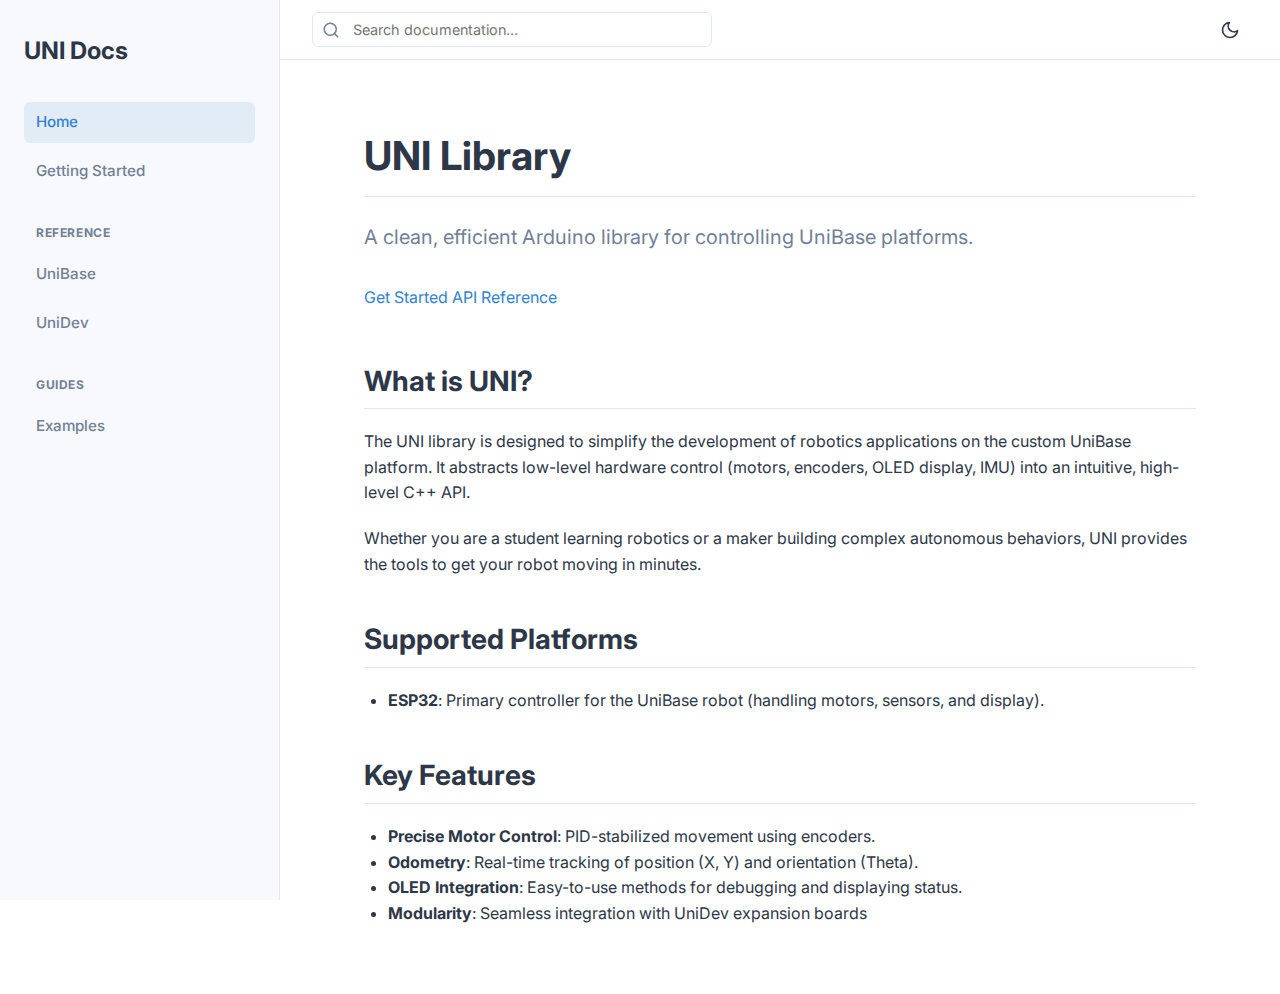
<file: Docs/index.html>
<!DOCTYPE html>
<html lang="en" data-theme="light">

<head>
    <meta charset="UTF-8">
    <meta name="viewport" content="width=device-width, initial-scale=1.0">
    <title>UNI Library Documentation</title>
    <link rel="stylesheet" href="styles.css">
    <!-- Fonts -->
    <link rel="preconnect" href="https://fonts.googleapis.com">
    <link rel="preconnect" href="https://fonts.gstatic.com" crossorigin>
    <link
        href="https://fonts.googleapis.com/css2?family=Inter:wght@400;500;600;700&family=JetBrains+Mono:wght@400;500&display=swap"
        rel="stylesheet">
</head>

<body>

    <div class="app-container">
        <!-- Sidebar -->
        <aside class="sidebar">
            <div class="sidebar-header">
                <a href="index.html" class="logo">UNI Docs</a>
            </div>

            <nav class="sidebar-nav">
                <ul>
                    <li><a href="index.html">Home</a></li>
                    <li><a href="getting-started.html">Getting Started</a></li>
                </ul>

                <div class="sidebar-section-title">Reference</div>
                <ul>
                    <li>
                        <a href="unibase.html">UniBase</a>

                        <ul class="sidebar-subnav">
                            <li><a href="unibase.html#constants">Constants</a></li>
                            <li><a href="unibase.html#initialization">Initialization</a></li>
                            <li><a href="unibase.html#motor-control">Motor Control</a></li>
                            <li><a href="unibase.html#movement">Movement</a></li>
                            <li><a href="unibase.html#odometry">Odometry</a></li>
                            <li><a href="unibase.html#display">Display</a></li>
                        </ul>
                    </li>
                    <li>
                        <a href="unidev.html">UniDev</a>

                        <ul class="sidebar-subnav">
                            <li><a href="unidev.html#constants">Port Definitions</a></li>
                            <li><a href="unidev.html#dev-init">Initialization</a></li>
                            <li><a href="unidev.html#sensors">Sensors</a></li>
                            <li><a href="unidev.html#inputs">Inputs</a></li>
                            <li><a href="unidev.html#light-ring-basic">Light Ring (Basic)</a></li>
                            <li><a href="unidev.html#light-ring-effects">Light Ring (Effects)</a></li>
                        </ul>
                    </li>
                </ul>
                <div class="sidebar-section-title">Guides</div>
                <ul>
                    <li>
                        <a href="examples.html">Examples</a>
                        <ul class="sidebar-subnav">
                            <li><a href="examples.html#basic">Basic Init</a></li>
                            <li><a href="examples.html#distance">Distance Sensors</a></li>
                            <li><a href="examples.html#line">Line Sensor</a></li>
                        </ul>
                    </li>
                </ul>
            </nav>
        </aside>

        <!-- Main Content -->
        <main class="main-content">
            <!-- Top Header -->
            <header class="top-header">
                <button id="mobile-menu-toggle" class="mobile-menu-toggle">
                    <svg xmlns="http://www.w3.org/2000/svg" width="24" height="24" viewBox="0 0 24 24" fill="none"
                        stroke="currentColor" stroke-width="2" stroke-linecap="round" stroke-linejoin="round">
                        <line x1="3" y1="12" x2="21" y2="12"></line>
                        <line x1="3" y1="6" x2="21" y2="6"></line>
                        <line x1="3" y1="18" x2="21" y2="18"></line>
                    </svg>
                </button>

                <div class="search-container">
                    <svg class="search-icon" xmlns="http://www.w3.org/2000/svg" width="18" height="18"
                        viewBox="0 0 24 24" fill="none" stroke="currentColor" stroke-width="2" stroke-linecap="round"
                        stroke-linejoin="round">
                        <circle cx="11" cy="11" r="8"></circle>
                        <line x1="21" y1="21" x2="16.65" y2="16.65"></line>
                    </svg>
                    <input type="text" class="search-input" placeholder="Search documentation...">
                </div>

                <button id="theme-toggle" class="theme-toggle" title="Toggle Theme">
                    <!-- Icon injected by JS -->
                </button>
            </header>

            <!-- Page Content -->
            <div class="page-content">
                <h1>UNI Library</h1>
                <p class="lead" style="font-size: 1.25rem; color: var(--text-muted); margin-bottom: 2rem;">
                    A clean, efficient Arduino library for controlling UniBase platforms.
                </p>

                <div class="flex-gap" style="margin-bottom: 3rem;">
                    <a href="getting-started.html" class="btn btn-primary">Get Started</a>
                    <a href="unibase.html" class="btn btn-secondary">API Reference</a>
                </div>
                <h2>What is UNI?</h2>
                <p>
                    The UNI library is designed to simplify the development of robotics applications on the custom
                    UniBase platform. It abstracts low-level hardware control (motors, encoders, OLED display, IMU) into
                    an intuitive, high-level C++ API.
                </p>
                <p>
                    Whether you are a student learning robotics or a maker building complex autonomous behaviors, UNI
                    provides the tools to get your robot moving in minutes.
                </p>

                <h2>Supported Platforms</h2>
                <ul>
                    <li><strong>ESP32</strong>: Primary controller for the UniBase robot (handling motors, sensors, and
                        display).</li>
                </ul>

                <h2>Key Features</h2>
                <ul>
                    <li><strong>Precise Motor Control</strong>: PID-stabilized movement using encoders.</li>
                    <li><strong>Odometry</strong>: Real-time tracking of position (X, Y) and orientation (Theta).</li>
                    <li><strong>OLED Integration</strong>: Easy-to-use methods for debugging and displaying status.</li>
                    <li><strong>Modularity</strong>: Seamless integration with UniDev expansion boards</li>
                </ul>
            </div>
        </main>
    </div>

    <script src="script.js"></script>
</body>

</html>
</file>
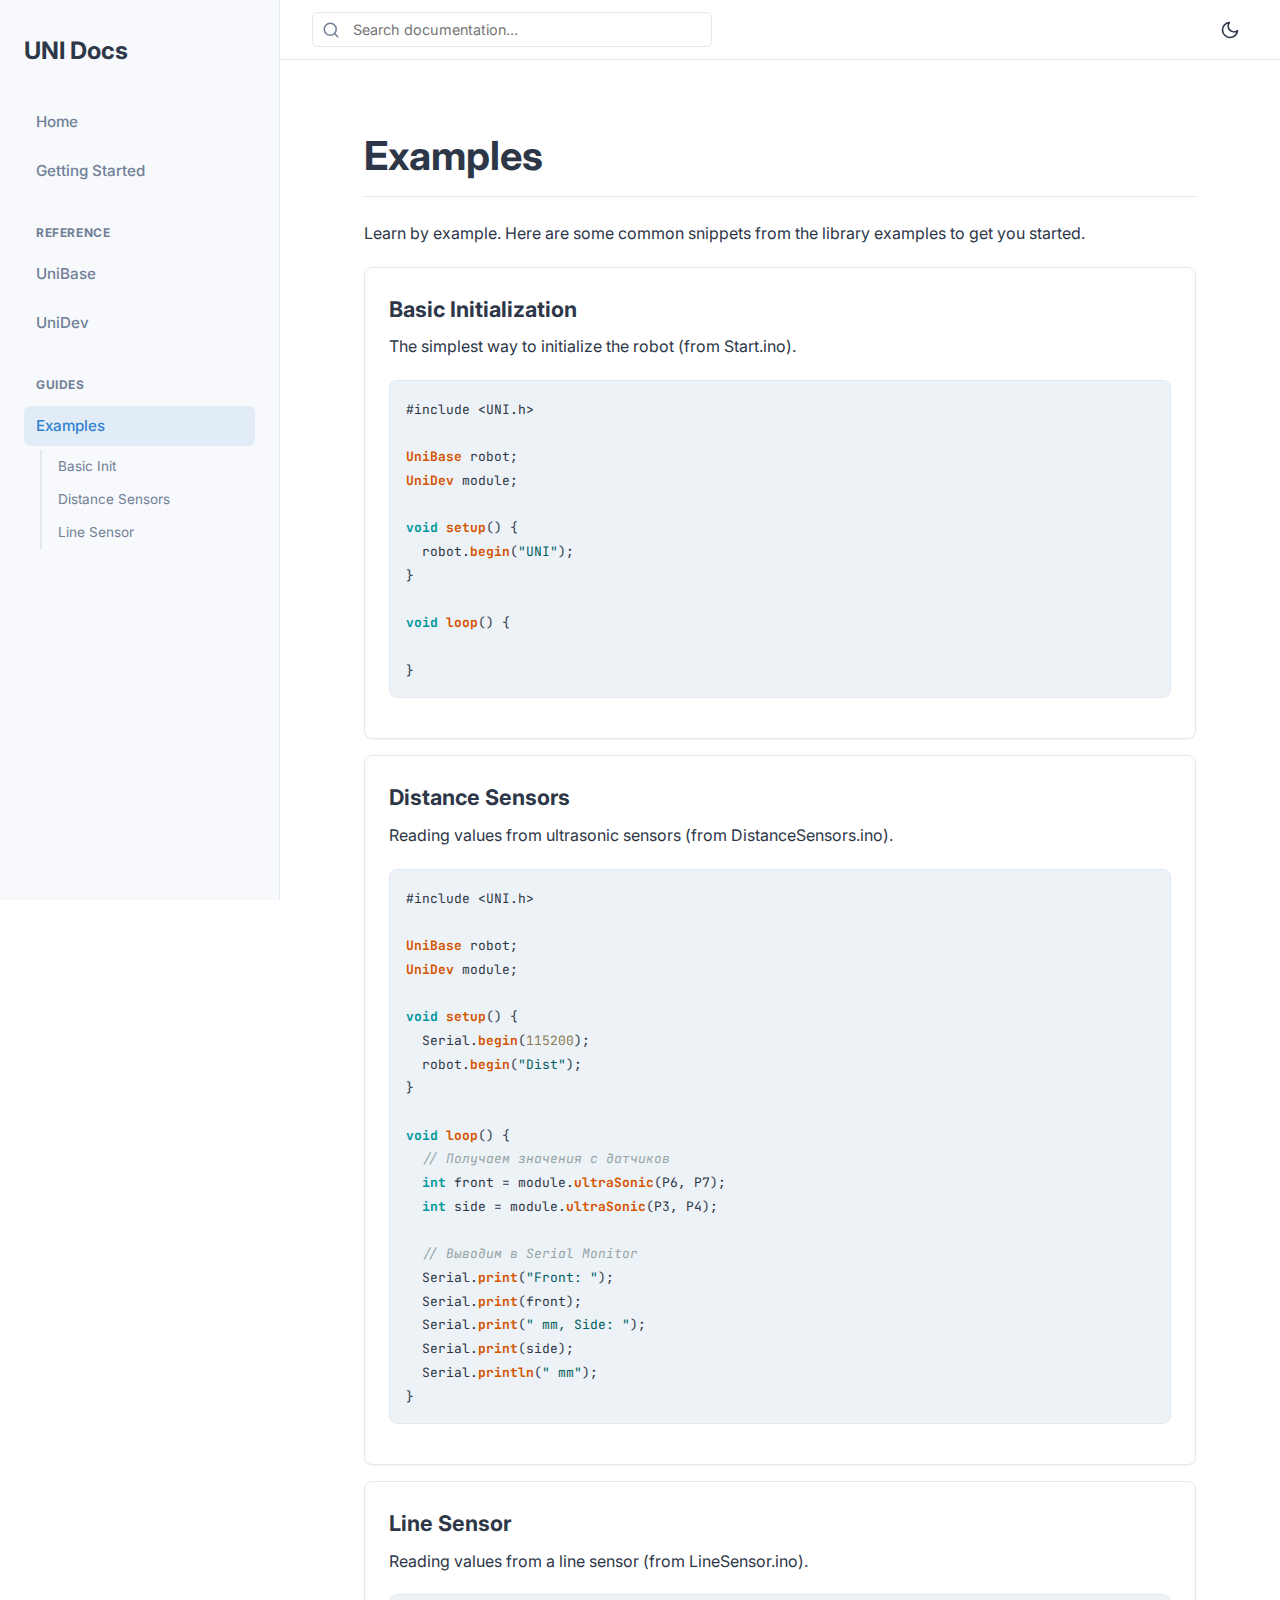
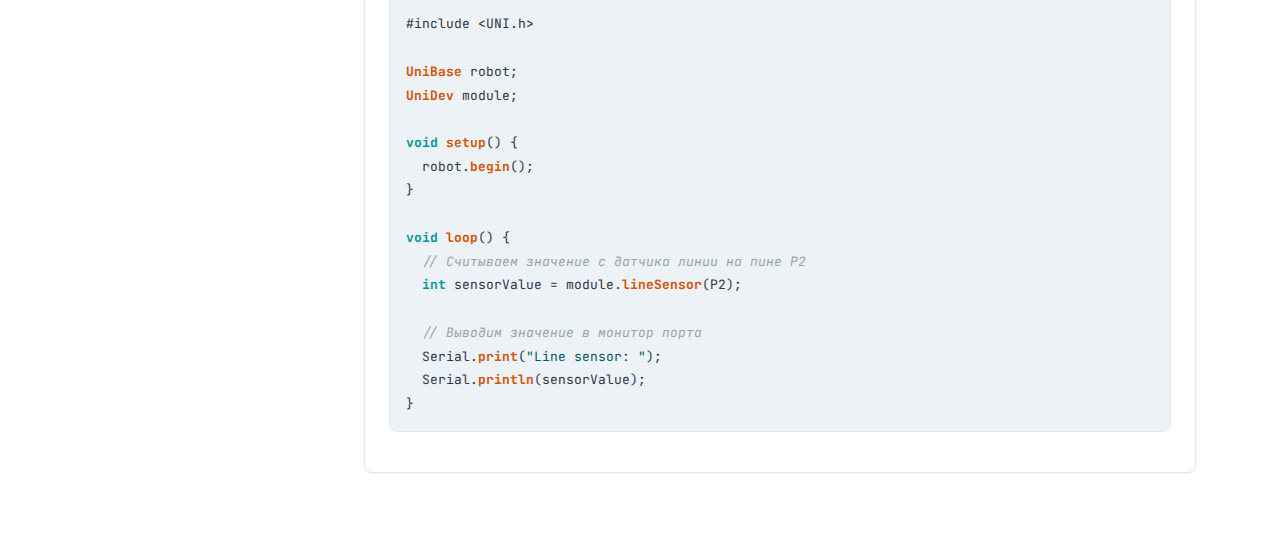
<file: Docs/examples.html>
<!DOCTYPE html>
<html lang="en">

<head>
    <meta charset="UTF-8">
    <meta name="viewport" content="width=device-width, initial-scale=1.0">
    <title>Examples - UNI Library</title>
    <link rel="stylesheet" href="styles.css">
    <!-- Fonts -->
    <link rel="preconnect" href="https://fonts.googleapis.com">
    <link rel="preconnect" href="https://fonts.gstatic.com" crossorigin>
    <link
        href="https://fonts.googleapis.com/css2?family=Inter:wght@400;500;600;700&family=JetBrains+Mono:wght@400;500&display=swap"
        rel="stylesheet">
</head>

<body>
    <div class="app-container">
        <!-- Sidebar -->
        <aside class="sidebar">
            <div class="sidebar-header">
                <a href="index.html" class="logo">UNI Docs</a>
            </div>

            <nav class="sidebar-nav">
                <ul>
                    <li><a href="index.html">Home</a></li>
                    <li><a href="getting-started.html">Getting Started</a></li>
                </ul>

                <div class="sidebar-section-title">Reference</div>
                <ul>
                    <li>
                        <a href="unibase.html">UniBase</a>
                        
                        <ul class="sidebar-subnav">
                            <li><a href="unibase.html#constants">Constants</a></li>
                            <li><a href="unibase.html#initialization">Initialization</a></li>
                            <li><a href="unibase.html#motor-control">Motor Control</a></li>
                            <li><a href="unibase.html#movement">Movement</a></li>
                            <li><a href="unibase.html#odometry">Odometry</a></li>
                            <li><a href="unibase.html#display">Display</a></li>
                        </ul>
                    </li>
                    <li>
                        <a href="unidev.html">UniDev</a>
                        
                         <ul class="sidebar-subnav">
                            <li><a href="unidev.html#constants">Port Definitions</a></li>
                            <li><a href="unidev.html#dev-init">Initialization</a></li>
                            <li><a href="unidev.html#sensors">Sensors</a></li>
                            <li><a href="unidev.html#inputs">Inputs</a></li>
                            <li><a href="unidev.html#light-ring-basic">Light Ring (Basic)</a></li>
                            <li><a href="unidev.html#light-ring-effects">Light Ring (Effects)</a></li>
                        </ul>
                    </li>
                </ul>
            <div class="sidebar-section-title">Guides</div>
                <ul>
                    <li>
                        <a href="examples.html" class="active">Examples</a>
                        <ul class="sidebar-subnav">
                            <li><a href="examples.html#basic">Basic Init</a></li>
                            <li><a href="examples.html#distance">Distance Sensors</a></li>
                            <li><a href="examples.html#line">Line Sensor</a></li>
                        </ul>
                    </li>
                </ul>
            </nav>
        </aside>

        <!-- Main Content -->
        <main class="main-content">
            <!-- Top Header -->
            <header class="top-header">
                <button id="mobile-menu-toggle" class="mobile-menu-toggle">
                    <svg xmlns="http://www.w3.org/2000/svg" width="24" height="24" viewBox="0 0 24 24" fill="none"
                        stroke="currentColor" stroke-width="2" stroke-linecap="round" stroke-linejoin="round">
                        <line x1="3" y1="12" x2="21" y2="12"></line>
                        <line x1="3" y1="6" x2="21" y2="6"></line>
                        <line x1="3" y1="18" x2="21" y2="18"></line>
                    </svg>
                </button>
                <div class="search-container">
                    <svg class="search-icon" xmlns="http://www.w3.org/2000/svg" width="18" height="18"
                        viewBox="0 0 24 24" fill="none" stroke="currentColor" stroke-width="2" stroke-linecap="round"
                        stroke-linejoin="round">
                        <circle cx="11" cy="11" r="8"></circle>
                        <line x1="21" y1="21" x2="16.65" y2="16.65"></line>
                    </svg>
                    <input type="text" class="search-input" placeholder="Search documentation...">
                </div>
                <button id="theme-toggle" class="theme-toggle" title="Toggle Theme"></button>
            </header>

            <!-- Page Content -->
            <div class="page-content">
                <h1>Examples</h1>
                <p class="lead">Learn by example. Here are some common snippets from the library examples to get you
                    started.</p>

                <div class="api-card static" id="basic">
                    <h3>Basic Initialization</h3>
                    <p>The simplest way to initialize the robot (from Start.ino).</p>
                    <pre><code>#include &lt;UNI.h&gt;

UniBase robot;
UniDev module;

void setup() {
  robot.begin("UNI");
}

void loop() {
  
}</code></pre>
                </div>

                <div class="api-card static" id="distance">
                    <h3>Distance Sensors</h3>
                    <p>Reading values from ultrasonic sensors (from DistanceSensors.ino).</p>
                    <pre><code>#include &lt;UNI.h&gt;

UniBase robot;
UniDev module;

void setup() {
  Serial.begin(115200);
  robot.begin("Dist");
}

void loop() {
  // Получаем значения с датчиков
  int front = module.ultraSonic(P6, P7);
  int side = module.ultraSonic(P3, P4);
  
  // Выводим в Serial Monitor
  Serial.print("Front: ");
  Serial.print(front);
  Serial.print(" mm, Side: ");
  Serial.print(side);
  Serial.println(" mm");
}</code></pre>
                </div>

                <div class="api-card static" id="line">
                    <h3>Line Sensor</h3>
                    <p>Reading values from a line sensor (from LineSensor.ino).</p>
                    <pre><code>#include &lt;UNI.h&gt;

UniBase robot;
UniDev module;

void setup() {
  robot.begin();
}

void loop() {
  // Считываем значение с датчика линии на пине P2
  int sensorValue = module.lineSensor(P2);
  
  // Выводим значение в монитор порта
  Serial.print("Line sensor: ");
  Serial.println(sensorValue);
}</code></pre>
                </div>

            </div>
        </main>
        <script src="script.js"></script>
</body>

</html>
</file>
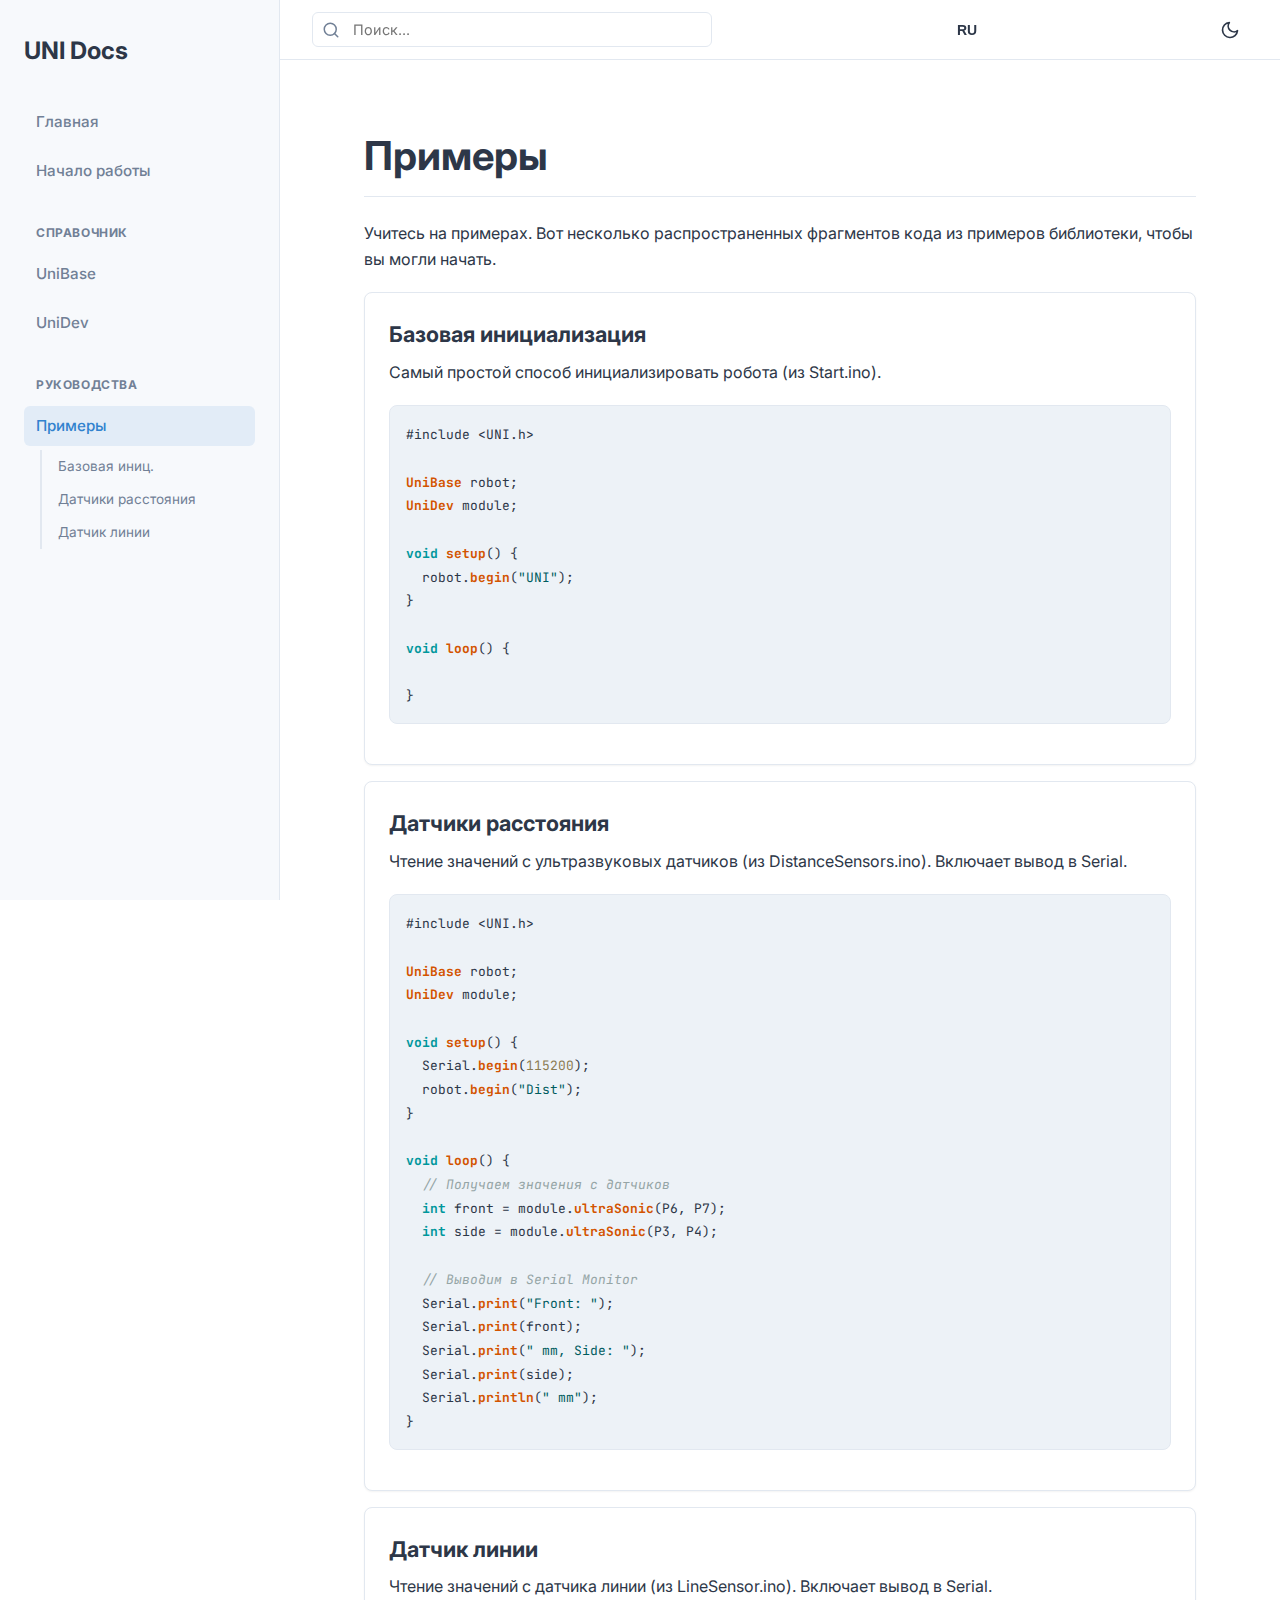
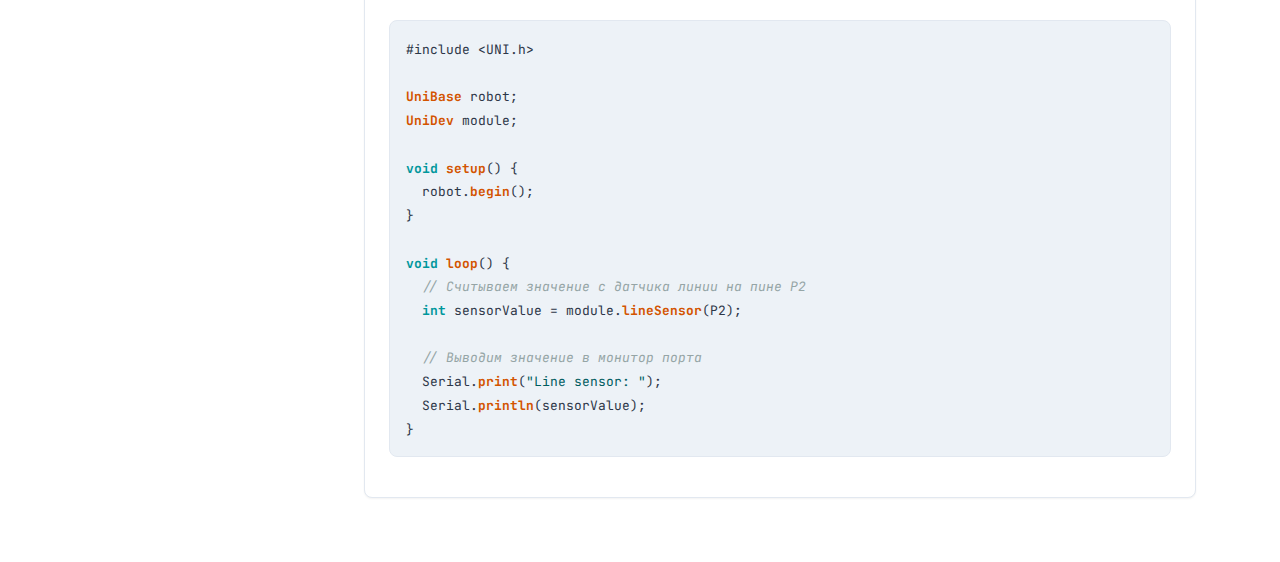
<file: docs/examples_ru.html>
<!DOCTYPE html>
<html lang="ru">

<head>
    <meta charset="UTF-8">
    <meta name="viewport" content="width=device-width, initial-scale=1.0">
    <title>Примеры - Библиотека UNI</title>
    <link rel="stylesheet" href="styles.css">
    <!-- Fonts -->
    <link rel="preconnect" href="https://fonts.googleapis.com">
    <link rel="preconnect" href="https://fonts.gstatic.com" crossorigin>
    <link
        href="https://fonts.googleapis.com/css2?family=Inter:wght@400;500;600;700&family=JetBrains+Mono:wght@400;500&display=swap"
        rel="stylesheet">
</head>

<body>
    <div class="app-container">
        <!-- Sidebar -->
        <aside class="sidebar">
            <div class="sidebar-header">
                <a href="index_ru.html" class="logo">UNI Docs</a>
            </div>

            <nav class="sidebar-nav">
                <ul>
                    <li><a href="index_ru.html">Главная</a></li>
                    <li><a href="getting-started_ru.html">Начало работы</a></li>
                </ul>

                <div class="sidebar-section-title">Справочник</div>
                <ul>
                    <li>
                        <a href="unibase_ru.html">UniBase</a>

                        <ul class="sidebar-subnav">
                            <li><a href="unibase_ru.html#constants">Константы</a></li>
                            <li><a href="unibase_ru.html#initialization">Инициализация</a></li>
                            <li><a href="unibase_ru.html#motor-control">Управление моторами</a></li>
                            <li><a href="unibase_ru.html#movement">Движение</a></li>
                            <li><a href="unibase_ru.html#odometry">Одометрия</a></li>
                            <li><a href="unibase_ru.html#display">Дисплей</a></li>
                        </ul>
                    </li>
                    <li>
                        <a href="unidev_ru.html">UniDev</a>

                        <ul class="sidebar-subnav">
                            <li><a href="unidev_ru.html#constants">Определения портов</a></li>
                            <li><a href="unidev_ru.html#dev-init">Инициализация</a></li>
                            <li><a href="unidev_ru.html#sensors">Датчики</a></li>
                            <li><a href="unidev_ru.html#inputs">Входы</a></li>
                            <li><a href="unidev_ru.html#light-ring-basic">Световое кольцо (Баз.)</a></li>
                            <li><a href="unidev_ru.html#light-ring-effects">Световое кольцо (Эфф.)</a></li>
                        </ul>
                    </li>
                </ul>
                <div class="sidebar-section-title">Руководства</div>
                <ul>
                    <li>
                        <a href="examples_ru.html" class="active">Примеры</a>
                        <ul class="sidebar-subnav">
                            <li><a href="examples_ru.html#basic">Базовая иниц.</a></li>
                            <li><a href="examples_ru.html#distance">Датчики расстояния</a></li>
                            <li><a href="examples_ru.html#line">Датчик линии</a></li>
                        </ul>
                    </li>
                </ul>
            </nav>
        </aside>

        <!-- Main Content -->
        <main class="main-content">
            <!-- Top Header -->
            <header class="top-header">
                <button id="mobile-menu-toggle" class="mobile-menu-toggle">
                    <svg xmlns="http://www.w3.org/2000/svg" width="24" height="24" viewBox="0 0 24 24" fill="none"
                        stroke="currentColor" stroke-width="2" stroke-linecap="round" stroke-linejoin="round">
                        <line x1="3" y1="12" x2="21" y2="12"></line>
                        <line x1="3" y1="6" x2="21" y2="6"></line>
                        <line x1="3" y1="18" x2="21" y2="18"></line>
                    </svg>
                </button>
                <div class="search-container">
                    <svg class="search-icon" xmlns="http://www.w3.org/2000/svg" width="18" height="18"
                        viewBox="0 0 24 24" fill="none" stroke="currentColor" stroke-width="2" stroke-linecap="round"
                        stroke-linejoin="round">
                        <circle cx="11" cy="11" r="8"></circle>
                        <line x1="21" y1="21" x2="16.65" y2="16.65"></line>
                    </svg>
                    <input type="text" class="search-input" placeholder="Поиск...">
                </div>
                <button id="theme-toggle" class="theme-toggle" title="Переключить тему"></button>
            </header>

            <!-- Page Content -->
            <div class="page-content">
                <h1>Примеры</h1>
                <p class="lead">Учитесь на примерах. Вот несколько распространенных фрагментов кода из примеров
                    библиотеки, чтобы вы могли начать.</p>

                <div class="api-card static" id="basic">
                    <h3>Базовая инициализация</h3>
                    <p>Самый простой способ инициализировать робота (из Start.ino).</p>
                    <pre><code>#include &lt;UNI.h&gt;

UniBase robot;
UniDev module;

void setup() {
  robot.begin("UNI");
}

void loop() {
  
}</code></pre>
                </div>

                <div class="api-card static" id="distance">
                    <h3>Датчики расстояния</h3>
                    <p>Чтение значений с ультразвуковых датчиков (из DistanceSensors.ino). Включает вывод в Serial.</p>
                    <pre><code>#include &lt;UNI.h&gt;

UniBase robot;
UniDev module;

void setup() {
  Serial.begin(115200);
  robot.begin("Dist");
}

void loop() {
  // Получаем значения с датчиков
  int front = module.ultraSonic(P6, P7);
  int side = module.ultraSonic(P3, P4);
  
  // Выводим в Serial Monitor
  Serial.print("Front: ");
  Serial.print(front);
  Serial.print(" mm, Side: ");
  Serial.print(side);
  Serial.println(" mm");
}</code></pre>
                </div>

                <div class="api-card static" id="line">
                    <h3>Датчик линии</h3>
                    <p>Чтение значений с датчика линии (из LineSensor.ino). Включает вывод в Serial.</p>
                    <pre><code>#include &lt;UNI.h&gt;

UniBase robot;
UniDev module;

void setup() {
  robot.begin();
}

void loop() {
  // Считываем значение с датчика линии на пине P2
  int sensorValue = module.lineSensor(P2);
  
  // Выводим значение в монитор порта
  Serial.print("Line sensor: ");
  Serial.println(sensorValue);
}</code></pre>
                </div>

            </div>
        </main>
        <script src="script.js"></script>
</body>

</html>
</file>
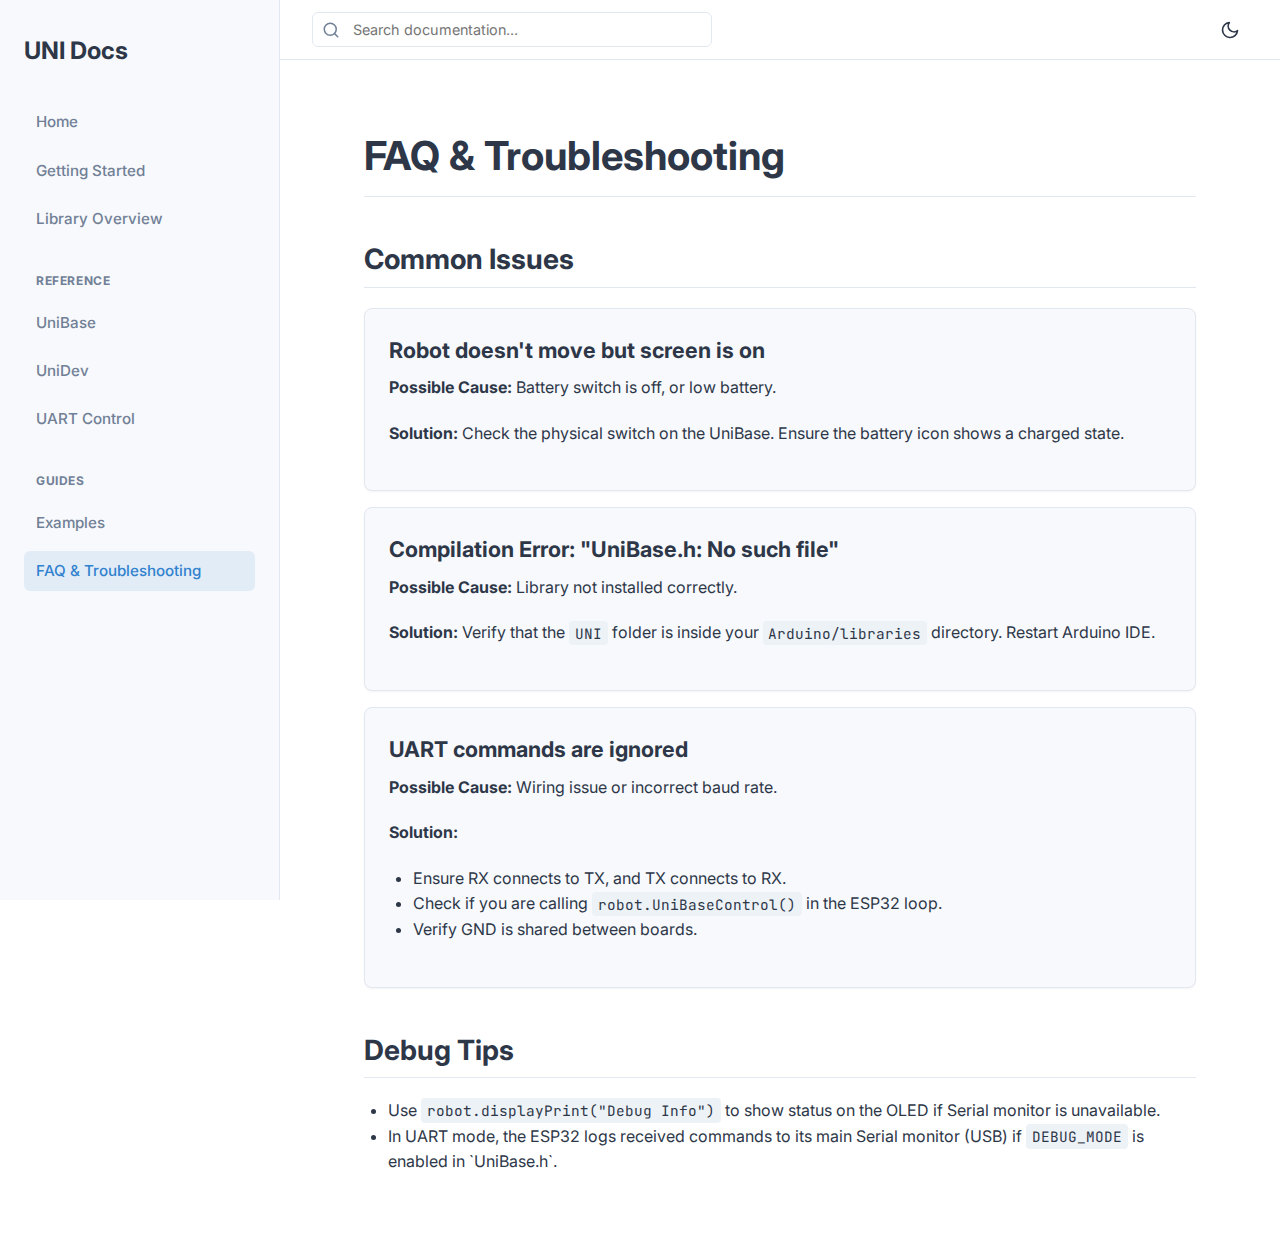
<file: Docs/faq.html>
<!DOCTYPE html>
<html lang="en" data-theme="light">

<head>
    <meta charset="UTF-8">
    <meta name="viewport" content="width=device-width, initial-scale=1.0">
    <title>FAQ & Troubleshooting - UNI Library</title>
    <link rel="stylesheet" href="styles.css">
    <!-- Fonts -->
    <link rel="preconnect" href="https://fonts.googleapis.com">
    <link rel="preconnect" href="https://fonts.gstatic.com" crossorigin>
    <link
        href="https://fonts.googleapis.com/css2?family=Inter:wght@400;500;600;700&family=JetBrains+Mono:wght@400;500&display=swap"
        rel="stylesheet">
</head>

<body>

    <div class="app-container">
        <!-- Sidebar -->
        <aside class="sidebar">
            <div class="sidebar-header">
                <a href="index.html" class="logo">UNI Docs</a>
            </div>

                        <nav class="sidebar-nav">
                <ul>
                    <li><a href="index.html">Home</a></li>
                    <li><a href="getting-started.html">Getting Started</a></li>
                    <li><a href="library-overview.html">Library Overview</a></li>
                </ul>

                <div class="sidebar-section-title">Reference</div>
                <ul>
                    <li><a href="unibase.html">UniBase</a></li>
                    <li><a href="unidev.html">UniDev</a></li>
                    <li><a href="uart-control.html">UART Control</a></li>
                </ul>

                <div class="sidebar-section-title">Guides</div>
                <ul>
                    <li><a href="examples.html">Examples</a></li>
                    <li><a href="faq.html">FAQ & Troubleshooting</a></li>
                </ul>
            </nav>
        </aside>

        <!-- Main Content -->
        <main class="main-content">
            <!-- Top Header -->
            <header class="top-header">
                <button id="mobile-menu-toggle" class="mobile-menu-toggle">
                    <svg xmlns="http://www.w3.org/2000/svg" width="24" height="24" viewBox="0 0 24 24" fill="none"
                        stroke="currentColor" stroke-width="2" stroke-linecap="round" stroke-linejoin="round">
                        <line x1="3" y1="12" x2="21" y2="12"></line>
                        <line x1="3" y1="6" x2="21" y2="6"></line>
                        <line x1="3" y1="18" x2="21" y2="18"></line>
                    </svg>
                </button>
                <div class="search-container">
                    <svg class="search-icon" xmlns="http://www.w3.org/2000/svg" width="18" height="18"
                        viewBox="0 0 24 24" fill="none" stroke="currentColor" stroke-width="2" stroke-linecap="round"
                        stroke-linejoin="round">
                        <circle cx="11" cy="11" r="8"></circle>
                        <line x1="21" y1="21" x2="16.65" y2="16.65"></line>
                    </svg>
                    <input type="text" class="search-input" placeholder="Search documentation...">
                </div>
                <button id="theme-toggle" class="theme-toggle" title="Toggle Theme"></button>
            </header>

            <!-- Page Content -->
            <div class="page-content">
                <h1>FAQ & Troubleshooting</h1>

                <h2>Common Issues</h2>

                <div class="api-card mb-4"
                    style="background: var(--bg-sidebar); border: 1px solid var(--border-color); padding: 1.5rem; border-radius: 0.5rem;">
                    <h3 style="margin-top: 0;">Robot doesn't move but screen is on</h3>
                    <p><strong>Possible Cause:</strong> Battery switch is off, or low battery.</p>
                    <p><strong>Solution:</strong> Check the physical switch on the UniBase. Ensure the battery icon
                        shows a charged state.</p>
                </div>

                <div class="api-card mb-4"
                    style="background: var(--bg-sidebar); border: 1px solid var(--border-color); padding: 1.5rem; border-radius: 0.5rem;">
                    <h3 style="margin-top: 0;">Compilation Error: "UniBase.h: No such file"</h3>
                    <p><strong>Possible Cause:</strong> Library not installed correctly.</p>
                    <p><strong>Solution:</strong> Verify that the <code>UNI</code> folder is inside your
                        <code>Arduino/libraries</code> directory. Restart Arduino IDE.</p>
                </div>

                <div class="api-card mb-4"
                    style="background: var(--bg-sidebar); border: 1px solid var(--border-color); padding: 1.5rem; border-radius: 0.5rem;">
                    <h3 style="margin-top: 0;">UART commands are ignored</h3>
                    <p><strong>Possible Cause:</strong> Wiring issue or incorrect baud rate.</p>
                    <p><strong>Solution:</strong>
                    <ul>
                        <li>Ensure RX connects to TX, and TX connects to RX.</li>
                        <li>Check if you are calling <code>robot.UniBaseControl()</code> in the ESP32 loop.</li>
                        <li>Verify GND is shared between boards.</li>
                    </ul>
                    </p>
                </div>

                <h2>Debug Tips</h2>
                <ul>
                    <li>Use <code>robot.displayPrint("Debug Info")</code> to show status on the OLED if Serial monitor
                        is unavailable.</li>
                    <li>In UART mode, the ESP32 logs received commands to its main Serial monitor (USB) if
                        <code>DEBUG_MODE</code> is enabled in `UniBase.h`.</li>
                </ul>

            </div>
        </main>
    </div>

    <script src="script.js"></script>
</body>

</html>
</file>
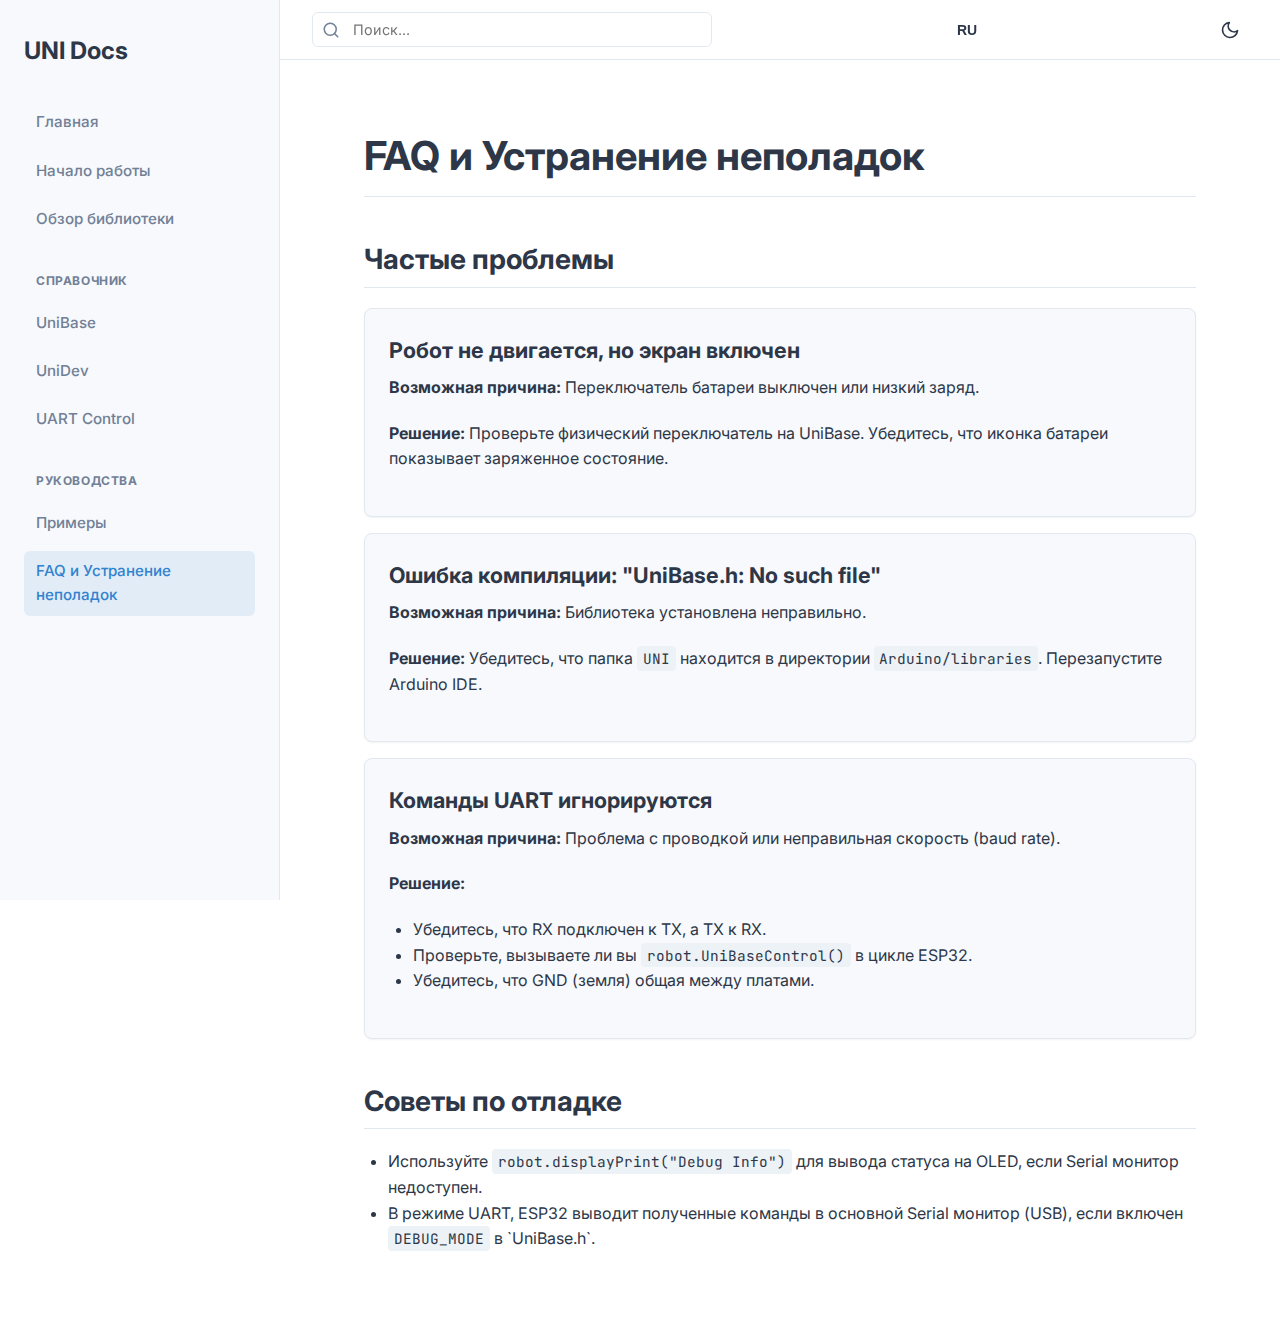
<file: docs/faq_ru.html>
<!DOCTYPE html>
<html lang="ru" data-theme="light">

<head>
    <meta charset="UTF-8">
    <meta name="viewport" content="width=device-width, initial-scale=1.0">
    <title>FAQ и Устранение неполадок - Библиотека UNI</title>
    <link rel="stylesheet" href="styles.css">
    <!-- Fonts -->
    <link rel="preconnect" href="https://fonts.googleapis.com">
    <link rel="preconnect" href="https://fonts.gstatic.com" crossorigin>
    <link
        href="https://fonts.googleapis.com/css2?family=Inter:wght@400;500;600;700&family=JetBrains+Mono:wght@400;500&display=swap"
        rel="stylesheet">
</head>

<body>

    <div class="app-container">
        <!-- Sidebar -->
        <aside class="sidebar">
            <div class="sidebar-header">
                <a href="index_ru.html" class="logo">UNI Docs</a>
            </div>

            <nav class="sidebar-nav">
                <ul>
                    <li><a href="index_ru.html">Главная</a></li>
                    <li><a href="getting-started_ru.html">Начало работы</a></li>
                    <li><a href="library-overview_ru.html">Обзор библиотеки</a></li>
                </ul>

                <div class="sidebar-section-title">Справочник</div>
                <ul>
                    <li><a href="unibase_ru.html">UniBase</a></li>
                    <li><a href="unidev_ru.html">UniDev</a></li>
                    <li><a href="uart-control_ru.html">UART Control</a></li>
                </ul>

                <div class="sidebar-section-title">Руководства</div>
                <ul>
                    <li><a href="examples_ru.html">Примеры</a></li>
                    <li><a href="faq_ru.html">FAQ и Устранение неполадок</a></li>
                </ul>
            </nav>
        </aside>

        <!-- Main Content -->
        <main class="main-content">
            <!-- Top Header -->
            <header class="top-header">
                <button id="mobile-menu-toggle" class="mobile-menu-toggle">
                    <svg xmlns="http://www.w3.org/2000/svg" width="24" height="24" viewBox="0 0 24 24" fill="none"
                        stroke="currentColor" stroke-width="2" stroke-linecap="round" stroke-linejoin="round">
                        <line x1="3" y1="12" x2="21" y2="12"></line>
                        <line x1="3" y1="6" x2="21" y2="6"></line>
                        <line x1="3" y1="18" x2="21" y2="18"></line>
                    </svg>
                </button>
                <div class="search-container">
                    <svg class="search-icon" xmlns="http://www.w3.org/2000/svg" width="18" height="18"
                        viewBox="0 0 24 24" fill="none" stroke="currentColor" stroke-width="2" stroke-linecap="round"
                        stroke-linejoin="round">
                        <circle cx="11" cy="11" r="8"></circle>
                        <line x1="21" y1="21" x2="16.65" y2="16.65"></line>
                    </svg>
                    <input type="text" class="search-input" placeholder="Поиск...">
                </div>
                <button id="theme-toggle" class="theme-toggle" title="Переключить тему"></button>
            </header>

            <!-- Page Content -->
            <div class="page-content">
                <h1>FAQ и Устранение неполадок</h1>

                <h2>Частые проблемы</h2>

                <div class="api-card mb-4"
                    style="background: var(--bg-sidebar); border: 1px solid var(--border-color); padding: 1.5rem; border-radius: 0.5rem;">
                    <h3 style="margin-top: 0;">Робот не двигается, но экран включен</h3>
                    <p><strong>Возможная причина:</strong> Переключатель батареи выключен или низкий заряд.</p>
                    <p><strong>Решение:</strong> Проверьте физический переключатель на UniBase. Убедитесь, что иконка
                        батареи показывает заряженное состояние.</p>
                </div>

                <div class="api-card mb-4"
                    style="background: var(--bg-sidebar); border: 1px solid var(--border-color); padding: 1.5rem; border-radius: 0.5rem;">
                    <h3 style="margin-top: 0;">Ошибка компиляции: "UniBase.h: No such file"</h3>
                    <p><strong>Возможная причина:</strong> Библиотека установлена неправильно.</p>
                    <p><strong>Решение:</strong> Убедитесь, что папка <code>UNI</code> находится в директории
                        <code>Arduino/libraries</code>. Перезапустите Arduino IDE.
                    </p>
                </div>

                <div class="api-card mb-4"
                    style="background: var(--bg-sidebar); border: 1px solid var(--border-color); padding: 1.5rem; border-radius: 0.5rem;">
                    <h3 style="margin-top: 0;">Команды UART игнорируются</h3>
                    <p><strong>Возможная причина:</strong> Проблема с проводкой или неправильная скорость (baud rate).
                    </p>
                    <p><strong>Решение:</strong>
                    <ul>
                        <li>Убедитесь, что RX подключен к TX, а TX к RX.</li>
                        <li>Проверьте, вызываете ли вы <code>robot.UniBaseControl()</code> в цикле ESP32.</li>
                        <li>Убедитесь, что GND (земля) общая между платами.</li>
                    </ul>
                    </p>
                </div>

                <h2>Советы по отладке</h2>
                <ul>
                    <li>Используйте <code>robot.displayPrint("Debug Info")</code> для вывода статуса на OLED, если
                        Serial монитор
                        недоступен.</li>
                    <li>В режиме UART, ESP32 выводит полученные команды в основной Serial монитор (USB), если включен
                        <code>DEBUG_MODE</code> в `UniBase.h`.
                    </li>
                </ul>

            </div>
        </main>
    </div>

    <script src="script.js"></script>
</body>

</html>
</file>
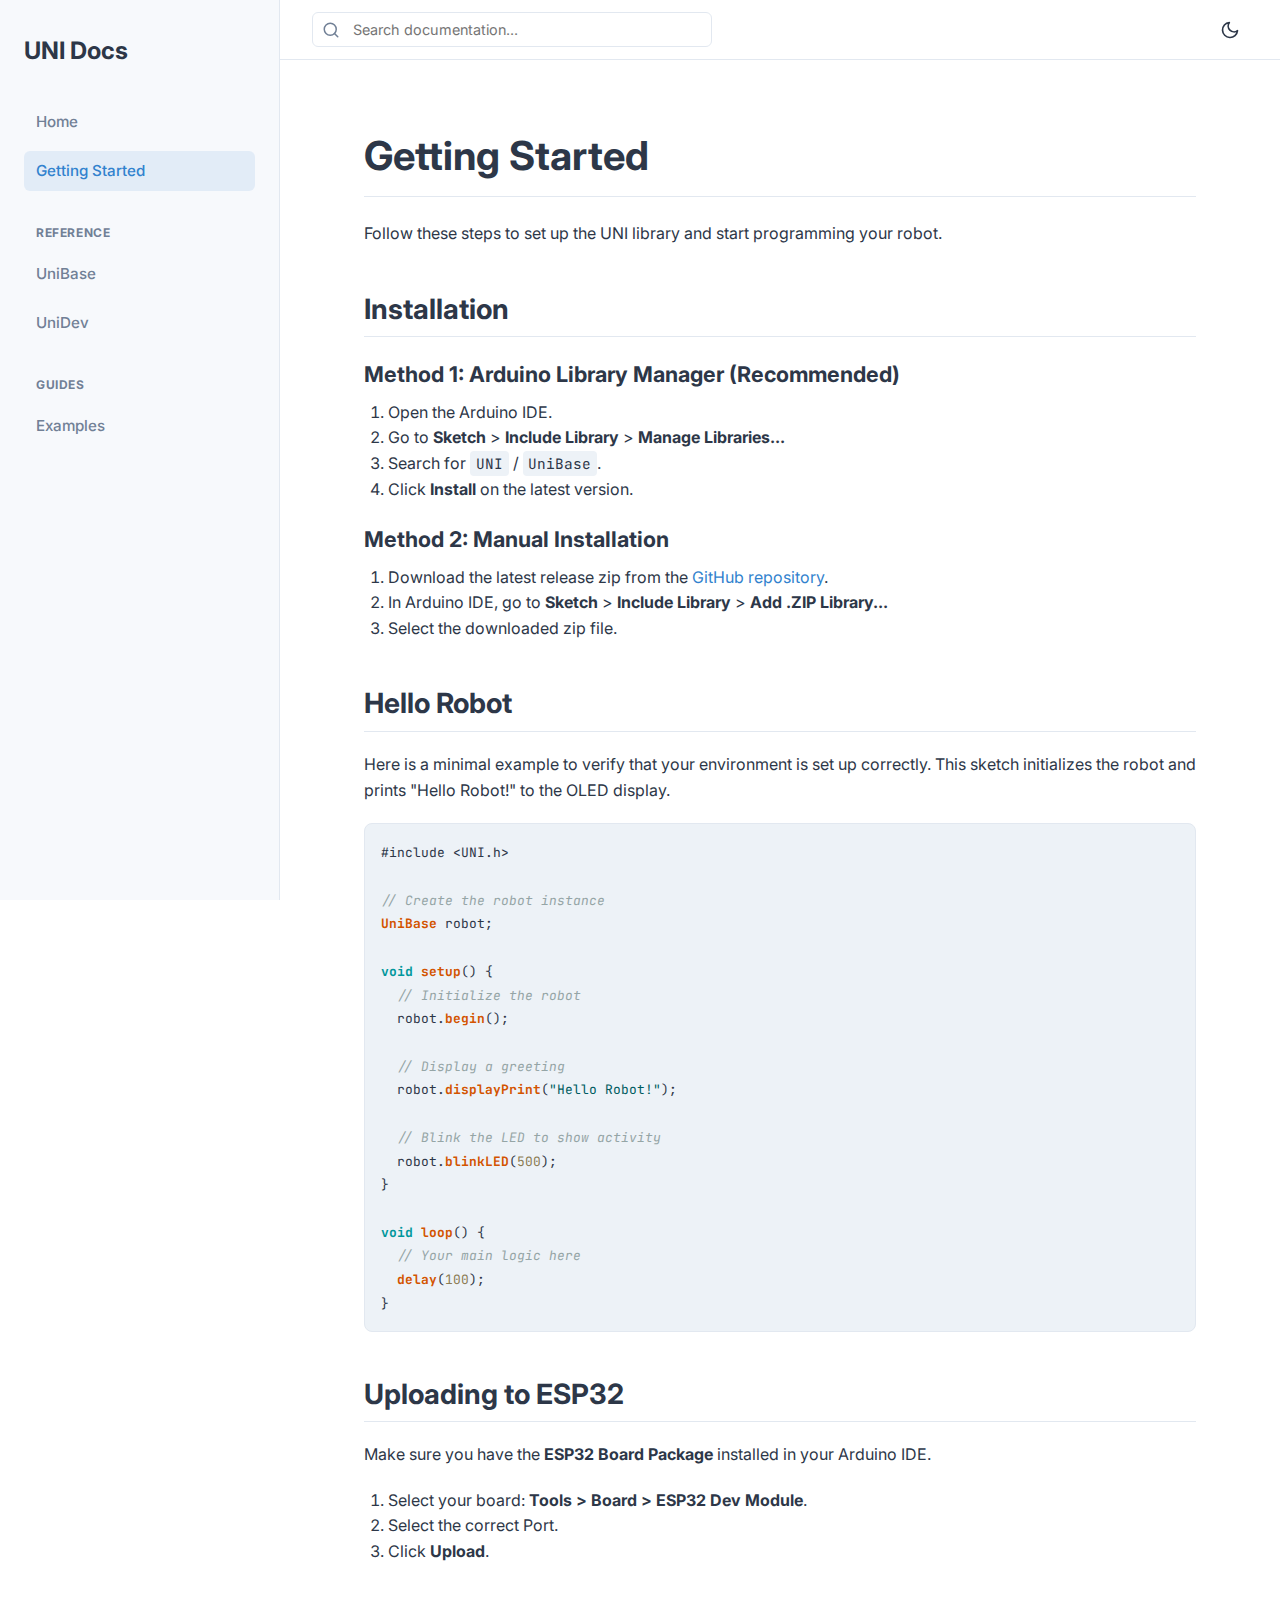
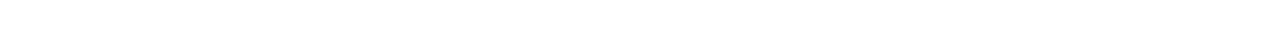
<file: Docs/getting-started.html>
<!DOCTYPE html>
<html lang="en" data-theme="light">

<head>
    <meta charset="UTF-8">
    <meta name="viewport" content="width=device-width, initial-scale=1.0">
    <title>Getting Started - UNI Library</title>
    <link rel="stylesheet" href="styles.css">
    <!-- Fonts -->
    <link rel="preconnect" href="https://fonts.googleapis.com">
    <link rel="preconnect" href="https://fonts.gstatic.com" crossorigin>
    <link
        href="https://fonts.googleapis.com/css2?family=Inter:wght@400;500;600;700&family=JetBrains+Mono:wght@400;500&display=swap"
        rel="stylesheet">
</head>

<body>

    <div class="app-container">
        <!-- Sidebar -->
        <aside class="sidebar">
            <div class="sidebar-header">
                <a href="index.html" class="logo">UNI Docs</a>
            </div>

            <nav class="sidebar-nav">
                <ul>
                    <li><a href="index.html">Home</a></li>
                    <li><a href="getting-started.html">Getting Started</a></li>
                </ul>

                <div class="sidebar-section-title">Reference</div>
                <ul>
                    <li>
                        <a href="unibase.html">UniBase</a>

                        <ul class="sidebar-subnav">
                            <li><a href="unibase.html#constants">Constants</a></li>
                            <li><a href="unibase.html#initialization">Initialization</a></li>
                            <li><a href="unibase.html#motor-control">Motor Control</a></li>
                            <li><a href="unibase.html#movement">Movement</a></li>
                            <li><a href="unibase.html#odometry">Odometry</a></li>
                            <li><a href="unibase.html#display">Display</a></li>
                        </ul>
                    </li>
                    <li>
                        <a href="unidev.html">UniDev</a>

                        <ul class="sidebar-subnav">
                            <li><a href="unidev.html#constants">Port Definitions</a></li>
                            <li><a href="unidev.html#dev-init">Initialization</a></li>
                            <li><a href="unidev.html#sensors">Sensors</a></li>
                            <li><a href="unidev.html#inputs">Inputs</a></li>
                            <li><a href="unidev.html#light-ring-basic">Light Ring (Basic)</a></li>
                            <li><a href="unidev.html#light-ring-effects">Light Ring (Effects)</a></li>
                        </ul>
                    </li>
                </ul>
                <div class="sidebar-section-title">Guides</div>
                <ul>
                    <li>
                        <a href="examples.html">Examples</a>
                        <ul class="sidebar-subnav">
                            <li><a href="examples.html#basic">Basic Init</a></li>
                            <li><a href="examples.html#distance">Distance Sensors</a></li>
                            <li><a href="examples.html#line">Line Sensor</a></li>
                        </ul>
                    </li>
                </ul>
            </nav>
        </aside>

        <!-- Main Content -->
        <main class="main-content">
            <!-- Top Header -->
            <header class="top-header">
                <button id="mobile-menu-toggle" class="mobile-menu-toggle">
                    <svg xmlns="http://www.w3.org/2000/svg" width="24" height="24" viewBox="0 0 24 24" fill="none"
                        stroke="currentColor" stroke-width="2" stroke-linecap="round" stroke-linejoin="round">
                        <line x1="3" y1="12" x2="21" y2="12"></line>
                        <line x1="3" y1="6" x2="21" y2="6"></line>
                        <line x1="3" y1="18" x2="21" y2="18"></line>
                    </svg>
                </button>
                <div class="search-container">
                    <svg class="search-icon" xmlns="http://www.w3.org/2000/svg" width="18" height="18"
                        viewBox="0 0 24 24" fill="none" stroke="currentColor" stroke-width="2" stroke-linecap="round"
                        stroke-linejoin="round">
                        <circle cx="11" cy="11" r="8"></circle>
                        <line x1="21" y1="21" x2="16.65" y2="16.65"></line>
                    </svg>
                    <input type="text" class="search-input" placeholder="Search documentation...">
                </div>
                <button id="theme-toggle" class="theme-toggle" title="Toggle Theme"></button>
            </header>

            <!-- Page Content -->
            <div class="page-content">
                <h1>Getting Started</h1>
                <p class="lead">Follow these steps to set up the UNI library and start programming your robot.</p>

                <h2 id="installation">Installation</h2>

                <h3>Method 1: Arduino Library Manager (Recommended)</h3>
                <ol>
                    <li>Open the Arduino IDE.</li>
                    <li>Go to <strong>Sketch</strong> > <strong>Include Library</strong> > <strong>Manage
                            Libraries...</strong></li>
                    <li>Search for <code>UNI</code> / <code>UniBase</code>.</li>
                    <li>Click <strong>Install</strong> on the latest version.</li>
                </ol>

                <h3>Method 2: Manual Installation</h3>
                <ol>
                    <li>Download the latest release zip from the <a href="https://github.com/fadeev-iliya/UNI">GitHub
                            repository</a>.</li>
                    <li>In Arduino IDE, go to <strong>Sketch</strong> > <strong>Include Library</strong> > <strong>Add
                            .ZIP Library...</strong></li>
                    <li>Select the downloaded zip file.</li>
                </ol>

                <h2 id="hello-robot">Hello Robot</h2>
                <p>Here is a minimal example to verify that your environment is set up correctly. This sketch
                    initializes the robot and prints "Hello Robot!" to the OLED display.</p>

                <pre><code>#include &lt;UNI.h&gt;

// Create the robot instance
UniBase robot;

void setup() {
  // Initialize the robot
  robot.begin();
  
  // Display a greeting
  robot.displayPrint("Hello Robot!");
  
  // Blink the LED to show activity
  robot.blinkLED(500);
}

void loop() {
  // Your main logic here
  delay(100);
}</code></pre>

                <h2 id="uploading">Uploading to ESP32</h2>
                <p>Make sure you have the <strong>ESP32 Board Package</strong> installed in your Arduino IDE.</p>
                <ol>
                    <li>Select your board: <strong>Tools > Board > ESP32 Dev Module</strong>.</li>
                    <li>Select the correct Port.</li>
                    <li>Click <strong>Upload</strong>.</li>
                </ol>
            </div>
        </main>
    </div>

    <script src="script.js"></script>
</body>

</html>
</file>
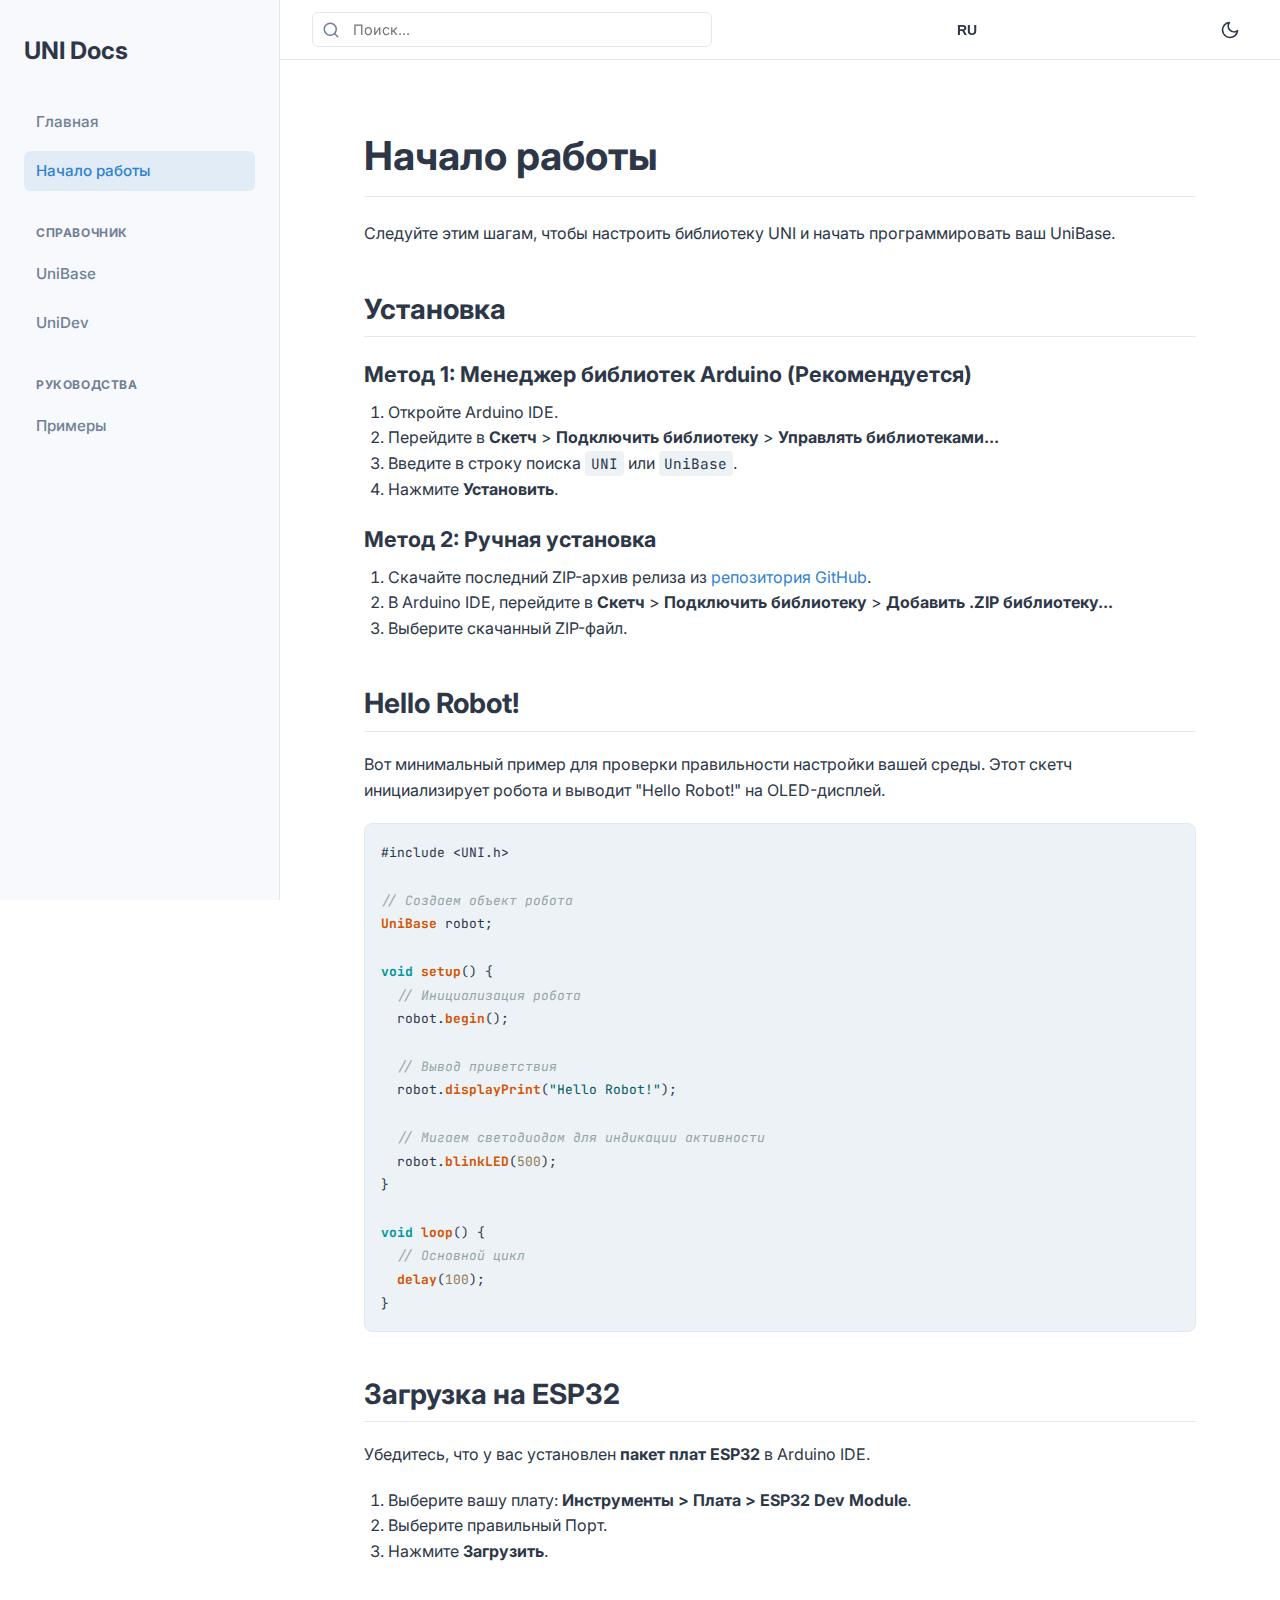
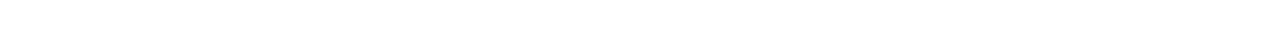
<file: docs/getting-started_ru.html>
<!DOCTYPE html>
<html lang="ru" data-theme="light">

<head>
    <meta charset="UTF-8">
    <meta name="viewport" content="width=device-width, initial-scale=1.0">
    <title>Начало работы - Библиотека UNI</title>
    <link rel="stylesheet" href="styles.css">
    <!-- Fonts -->
    <link rel="preconnect" href="https://fonts.googleapis.com">
    <link rel="preconnect" href="https://fonts.gstatic.com" crossorigin>
    <link
        href="https://fonts.googleapis.com/css2?family=Inter:wght@400;500;600;700&family=JetBrains+Mono:wght@400;500&display=swap"
        rel="stylesheet">
</head>

<body>

    <div class="app-container">
        <!-- Sidebar -->
        <aside class="sidebar">
            <div class="sidebar-header">
                <a href="index_ru.html" class="logo">UNI Docs</a>
            </div>

            <nav class="sidebar-nav">
                <ul>
                    <li><a href="index_ru.html">Главная</a></li>
                    <li><a href="getting-started_ru.html">Начало работы</a></li>
                </ul>

                <div class="sidebar-section-title">Справочник</div>
                <ul>
                    <li>
                        <a href="unibase_ru.html">UniBase</a>

                        <ul class="sidebar-subnav">
                            <li><a href="unibase_ru.html#constants">Константы</a></li>
                            <li><a href="unibase_ru.html#initialization">Инициализация</a></li>
                            <li><a href="unibase_ru.html#motor-control">Управление моторами</a></li>
                            <li><a href="unibase_ru.html#movement">Движение</a></li>
                            <li><a href="unibase_ru.html#odometry">Одометрия</a></li>
                            <li><a href="unibase_ru.html#display">Дисплей</a></li>
                        </ul>
                    </li>
                    <li>
                        <a href="unidev_ru.html">UniDev</a>

                        <ul class="sidebar-subnav">
                            <li><a href="unidev_ru.html#constants">Определения портов</a></li>
                            <li><a href="unidev_ru.html#dev-init">Инициализация</a></li>
                            <li><a href="unidev_ru.html#sensors">Датчики</a></li>
                            <li><a href="unidev_ru.html#inputs">Входы</a></li>
                            <li><a href="unidev_ru.html#light-ring-basic">Световое кольцо (Баз.)</a></li>
                            <li><a href="unidev_ru.html#light-ring-effects">Световое кольцо (Эфф.)</a></li>
                        </ul>
                    </li>
                </ul>
                <div class="sidebar-section-title">Руководства</div>
                <ul>
                    <li>
                        <a href="examples_ru.html">Примеры</a>
                        <ul class="sidebar-subnav">
                            <li><a href="examples_ru.html#basic">Базовая иниц.</a></li>
                            <li><a href="examples_ru.html#distance">Датчики расстояния</a></li>
                            <li><a href="examples_ru.html#line">Датчик линии</a></li>
                        </ul>
                    </li>
                </ul>
            </nav>
        </aside>

        <!-- Main Content -->
        <main class="main-content">
            <!-- Top Header -->
            <header class="top-header">
                <button id="mobile-menu-toggle" class="mobile-menu-toggle">
                    <svg xmlns="http://www.w3.org/2000/svg" width="24" height="24" viewBox="0 0 24 24" fill="none"
                        stroke="currentColor" stroke-width="2" stroke-linecap="round" stroke-linejoin="round">
                        <line x1="3" y1="12" x2="21" y2="12"></line>
                        <line x1="3" y1="6" x2="21" y2="6"></line>
                        <line x1="3" y1="18" x2="21" y2="18"></line>
                    </svg>
                </button>
                <div class="search-container">
                    <svg class="search-icon" xmlns="http://www.w3.org/2000/svg" width="18" height="18"
                        viewBox="0 0 24 24" fill="none" stroke="currentColor" stroke-width="2" stroke-linecap="round"
                        stroke-linejoin="round">
                        <circle cx="11" cy="11" r="8"></circle>
                        <line x1="21" y1="21" x2="16.65" y2="16.65"></line>
                    </svg>
                    <input type="text" class="search-input" placeholder="Поиск...">
                </div>
                <button id="theme-toggle" class="theme-toggle" title="Переключить тему"></button>
            </header>

            <!-- Page Content -->
            <div class="page-content">
                <h1>Начало работы</h1>
                <p class="lead">Следуйте этим шагам, чтобы настроить библиотеку UNI и начать программировать ваш
                    UniBase.
                </p>

                <h2 id="installation">Установка</h2>

                <h3>Метод 1: Менеджер библиотек Arduino (Рекомендуется)</h3>
                <ol>
                    <li>Откройте Arduino IDE.</li>
                    <li>Перейдите в <strong>Скетч</strong> > <strong>Подключить библиотеку</strong> > <strong>Управлять
                            библиотеками...</strong></li>
                    <li>Введите в строку поиска <code>UNI</code> или <code>UniBase</code>.</li>
                    <li>Нажмите <strong>Установить</strong>.</li>
                </ol>

                <h3>Метод 2: Ручная установка</h3>
                <ol>
                    <li>Скачайте последний ZIP-архив релиза из <a href="https://github.com/fadeev-iliya/UNI">репозитория
                            GitHub</a>.</li>
                    <li>В Arduino IDE, перейдите в <strong>Скетч</strong> > <strong>Подключить библиотеку</strong> >
                        <strong>Добавить .ZIP библиотеку...</strong>
                    </li>
                    <li>Выберите скачанный ZIP-файл.</li>
                </ol>

                <h2 id="hello-robot">Hello Robot!</h2>
                <p>Вот минимальный пример для проверки правильности настройки вашей среды. Этот скетч инициализирует
                    робота и выводит "Hello Robot!" на OLED-дисплей.</p>

                <pre><code>#include &lt;UNI.h&gt;

// Создаем объект робота
UniBase robot;

void setup() {
  // Инициализация робота
  robot.begin();
  
  // Вывод приветствия
  robot.displayPrint("Hello Robot!");
  
  // Мигаем светодиодом для индикации активности
  robot.blinkLED(500);
}

void loop() {
  // Основной цикл
  delay(100);
}</code></pre>

                <h2 id="uploading">Загрузка на ESP32</h2>
                <p>Убедитесь, что у вас установлен <strong>пакет плат ESP32</strong> в Arduino IDE.</p>
                <ol>
                    <li>Выберите вашу плату: <strong>Инструменты > Плата > ESP32 Dev Module</strong>.</li>
                    <li>Выберите правильный Порт.</li>
                    <li>Нажмите <strong>Загрузить</strong>.</li>
                </ol>
            </div>
        </main>
    </div>

    <script src="script.js"></script>
</body>

</html>
</file>
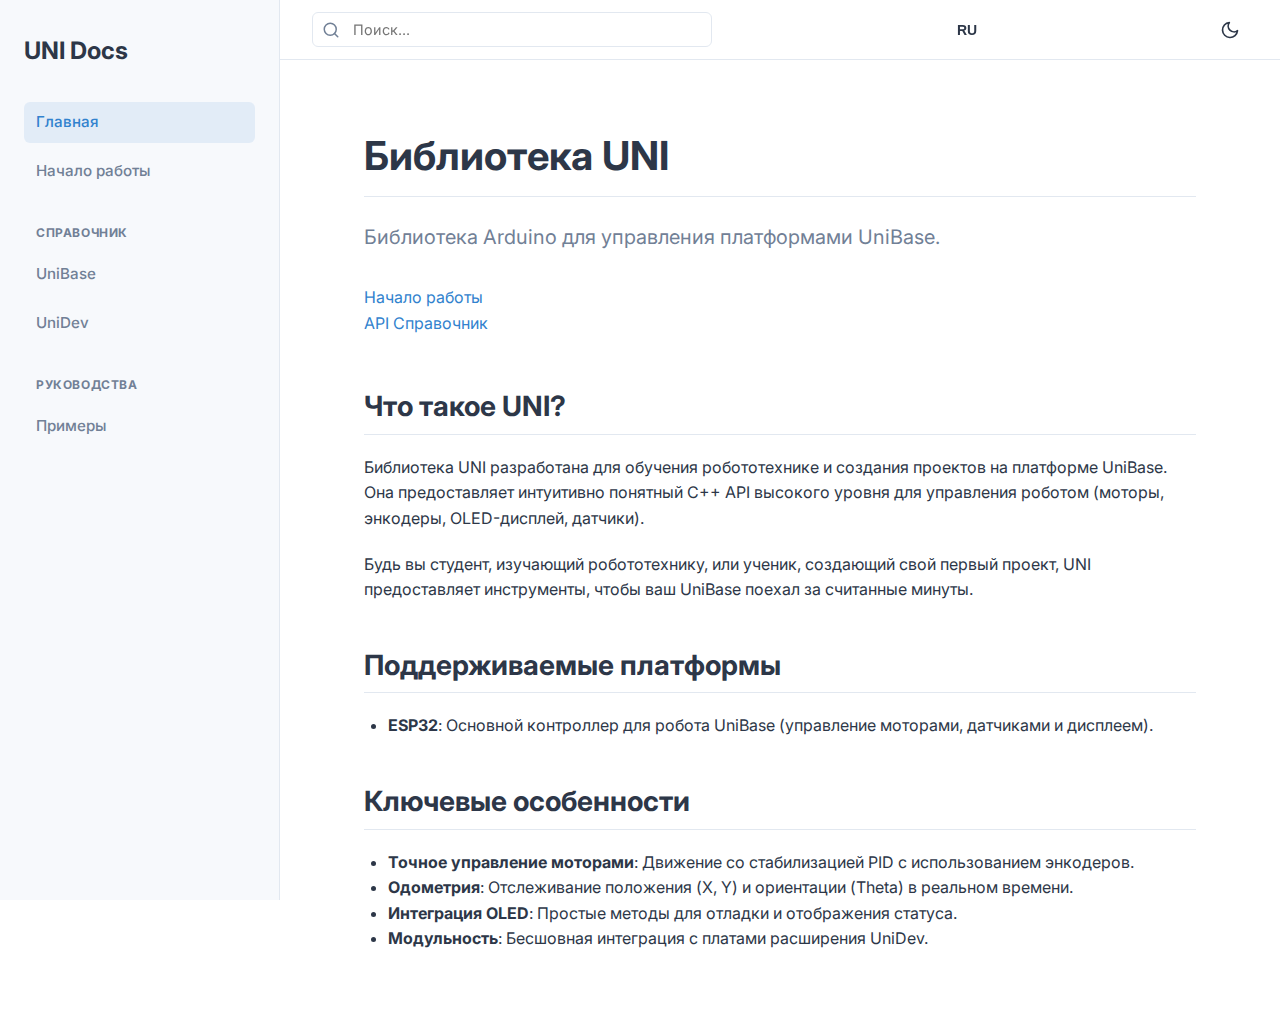
<file: docs/index_ru.html>
<!DOCTYPE html>
<html lang="ru" data-theme="light">

<head>
    <meta charset="UTF-8">
    <meta name="viewport" content="width=device-width, initial-scale=1.0">
    <title>Документация библиотеки UNI</title>
    <link rel="stylesheet" href="styles.css">
    <!-- Fonts -->
    <link rel="preconnect" href="https://fonts.googleapis.com">
    <link rel="preconnect" href="https://fonts.gstatic.com" crossorigin>
    <link
        href="https://fonts.googleapis.com/css2?family=Inter:wght@400;500;600;700&family=JetBrains+Mono:wght@400;500&display=swap"
        rel="stylesheet">
</head>

<body>

    <div class="app-container">
        <!-- Sidebar -->
        <aside class="sidebar">
            <div class="sidebar-header">
                <a href="index_ru.html" class="logo">UNI Docs</a>
            </div>

            <nav class="sidebar-nav">
                <ul>
                    <li><a href="index_ru.html">Главная</a></li>
                    <li><a href="getting-started_ru.html">Начало работы</a></li>
                </ul>

                <div class="sidebar-section-title">Справочник</div>
                <ul>
                    <li>
                        <a href="unibase_ru.html">UniBase</a>

                        <ul class="sidebar-subnav">
                            <li><a href="unibase_ru.html#constants">Константы</a></li>
                            <li><a href="unibase_ru.html#initialization">Инициализация</a></li>
                            <li><a href="unibase_ru.html#motor-control">Управление моторами</a></li>
                            <li><a href="unibase_ru.html#movement">Движение</a></li>
                            <li><a href="unibase_ru.html#odometry">Одометрия</a></li>
                            <li><a href="unibase_ru.html#display">Дисплей</a></li>
                        </ul>
                    </li>
                    <li>
                        <a href="unidev_ru.html">UniDev</a>

                        <ul class="sidebar-subnav">
                            <li><a href="unidev_ru.html#constants">Определения портов</a></li>
                            <li><a href="unidev_ru.html#dev-init">Инициализация</a></li>
                            <li><a href="unidev_ru.html#sensors">Датчики</a></li>
                            <li><a href="unidev_ru.html#inputs">Входы</a></li>
                            <li><a href="unidev_ru.html#light-ring-basic">Световое кольцо (Баз.)</a></li>
                            <li><a href="unidev_ru.html#light-ring-effects">Световое кольцо (Эфф.)</a></li>
                        </ul>
                    </li>
                </ul>
                <div class="sidebar-section-title">Руководства</div>
                <ul>
                    <li>
                        <a href="examples_ru.html">Примеры</a>
                        <ul class="sidebar-subnav">
                            <li><a href="examples_ru.html#basic">Базовая иниц.</a></li>
                            <li><a href="examples_ru.html#distance">Датчики расстояния</a></li>
                            <li><a href="examples_ru.html#line">Датчик линии</a></li>
                        </ul>
                    </li>
                </ul>
            </nav>
        </aside>

        <!-- Main Content -->
        <main class="main-content">
            <!-- Top Header -->
            <header class="top-header">
                <button id="mobile-menu-toggle" class="mobile-menu-toggle">
                    <svg xmlns="http://www.w3.org/2000/svg" width="24" height="24" viewBox="0 0 24 24" fill="none"
                        stroke="currentColor" stroke-width="2" stroke-linecap="round" stroke-linejoin="round">
                        <line x1="3" y1="12" x2="21" y2="12"></line>
                        <line x1="3" y1="6" x2="21" y2="6"></line>
                        <line x1="3" y1="18" x2="21" y2="18"></line>
                    </svg>
                </button>

                <div class="search-container">
                    <svg class="search-icon" xmlns="http://www.w3.org/2000/svg" width="18" height="18"
                        viewBox="0 0 24 24" fill="none" stroke="currentColor" stroke-width="2" stroke-linecap="round"
                        stroke-linejoin="round">
                        <circle cx="11" cy="11" r="8"></circle>
                        <line x1="21" y1="21" x2="16.65" y2="16.65"></line>
                    </svg>
                    <input type="text" class="search-input" placeholder="Поиск...">
                </div>

                <button id="theme-toggle" class="theme-toggle" title="Переключить тему">
                    <!-- Icon injected by JS -->
                </button>
            </header>

            <!-- Page Content -->
            <div class="page-content">
                <h1>Библиотека UNI</h1>
                <p class="lead" style="font-size: 1.25rem; color: var(--text-muted); margin-bottom: 2rem;">
                    Библиотека Arduino для управления платформами UniBase.
                </p>

                <div class="flex-gap" style="margin-bottom: 3rem;">
                    <a href="getting-started_ru.html" class="btn btn-primary">Начало работы</a><br>
                    <a href="unibase_ru.html" class="btn btn-secondary">API Справочник</a>
                </div>
                <h2>Что такое UNI?</h2>
                <p>
                    Библиотека UNI разработана для обучения робототехнике и создания проектов на платформе
                    UniBase. Она предоставляет интуитивно понятный C++ API высокого уровня для управления
                    роботом (моторы, энкодеры, OLED-дисплей, датчики).
                </p>
                <p>
                    Будь вы студент, изучающий робототехнику, или ученик, создающий свой первый проект, UNI
                    предоставляет инструменты, чтобы ваш UniBase поехал за считанные минуты.
                </p>

                <h2>Поддерживаемые платформы</h2>
                <ul>
                    <li><strong>ESP32</strong>: Основной контроллер для робота UniBase (управление моторами, датчиками и
                        дисплеем).</li>
                </ul>

                <h2>Ключевые особенности</h2>
                <ul>
                    <li><strong>Точное управление моторами</strong>: Движение со стабилизацией PID с использованием
                        энкодеров.</li>
                    <li><strong>Одометрия</strong>: Отслеживание положения (X, Y) и ориентации (Theta) в реальном
                        времени.</li>
                    <li><strong>Интеграция OLED</strong>: Простые методы для отладки и отображения статуса.</li>
                    <li><strong>Модульность</strong>: Бесшовная интеграция с платами расширения UniDev.</li>
                </ul>
            </div>
        </main>
    </div>

    <script src="script.js"></script>
</body>

</html>
</file>
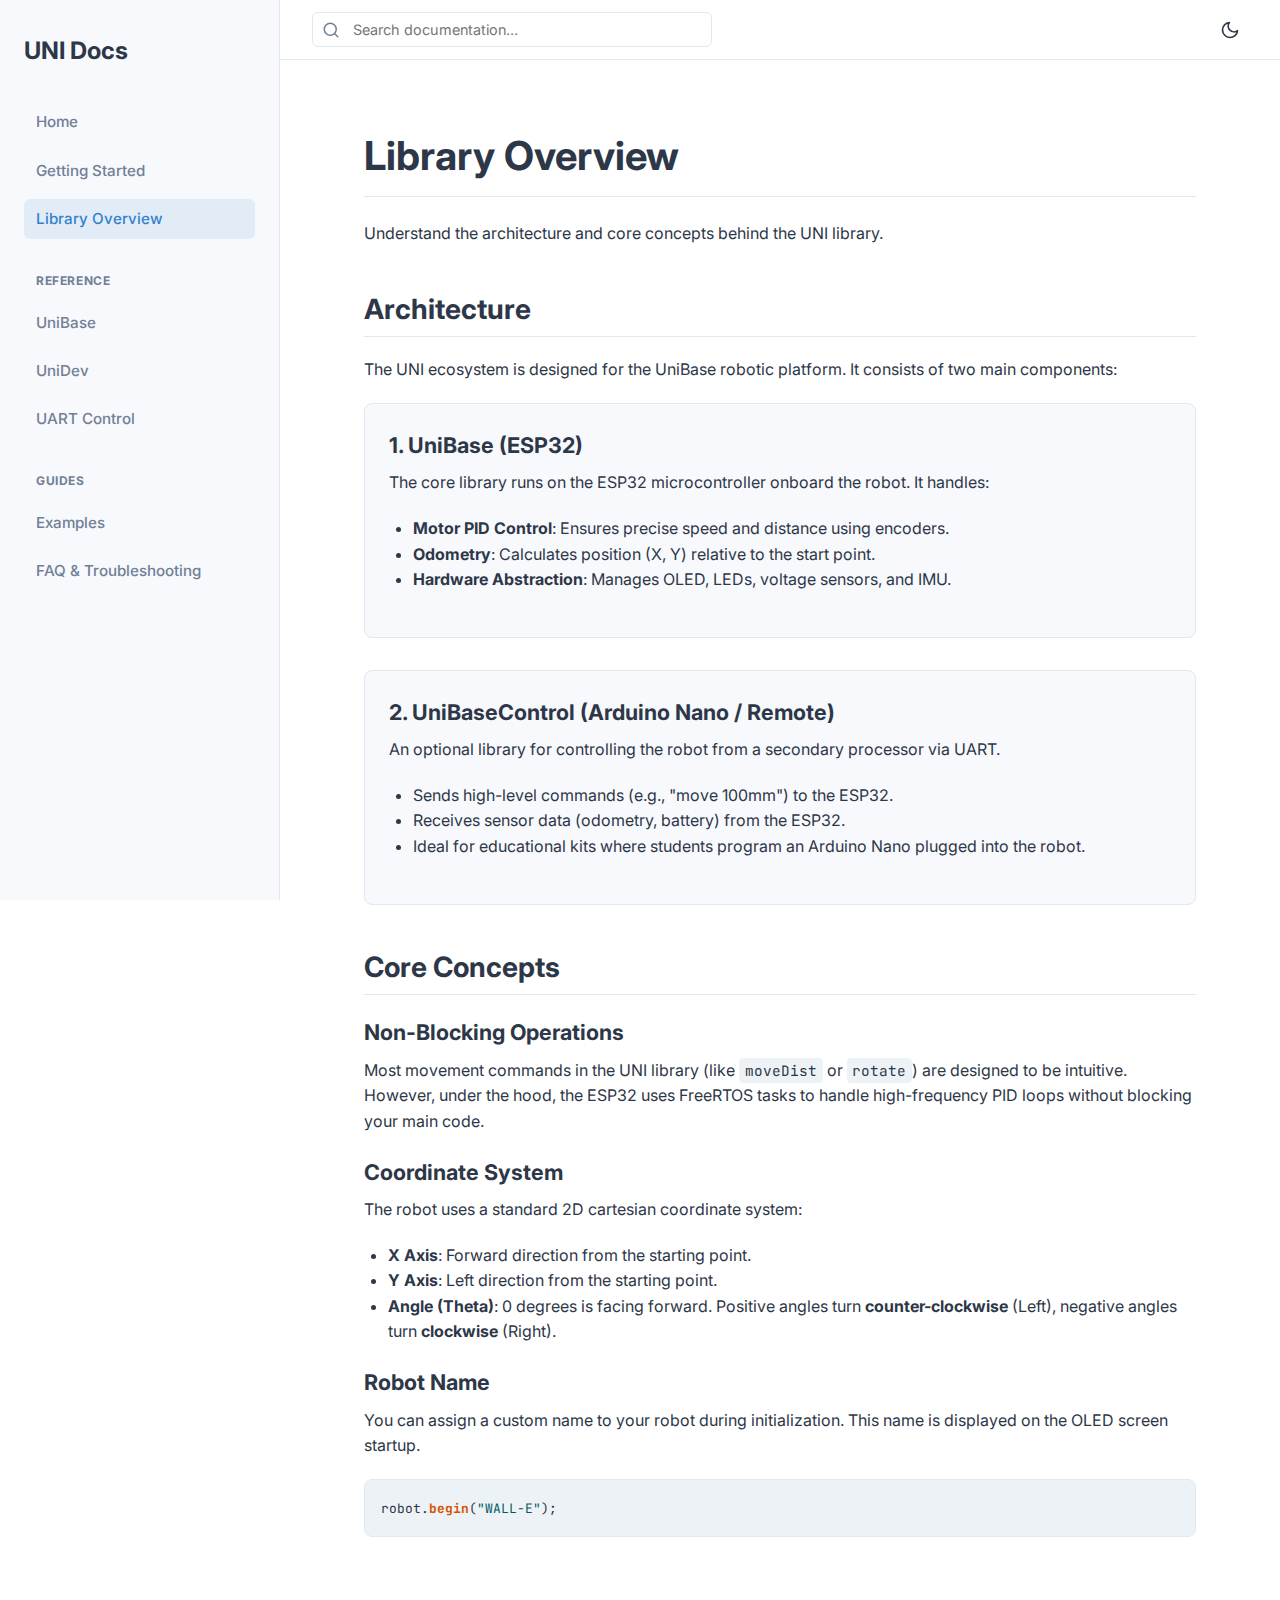
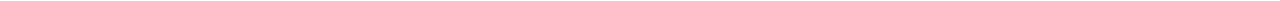
<file: Docs/library-overview.html>
<!DOCTYPE html>
<html lang="en" data-theme="light">

<head>
    <meta charset="UTF-8">
    <meta name="viewport" content="width=device-width, initial-scale=1.0">
    <title>Library Overview - UNI Library</title>
    <link rel="stylesheet" href="styles.css">
    <!-- Fonts -->
    <link rel="preconnect" href="https://fonts.googleapis.com">
    <link rel="preconnect" href="https://fonts.gstatic.com" crossorigin>
    <link
        href="https://fonts.googleapis.com/css2?family=Inter:wght@400;500;600;700&family=JetBrains+Mono:wght@400;500&display=swap"
        rel="stylesheet">
</head>

<body>

    <div class="app-container">
        <!-- Sidebar -->
        <aside class="sidebar">
            <div class="sidebar-header">
                <a href="index.html" class="logo">UNI Docs</a>
            </div>

                        <nav class="sidebar-nav">
                <ul>
                    <li><a href="index.html">Home</a></li>
                    <li><a href="getting-started.html">Getting Started</a></li>
                    <li><a href="library-overview.html">Library Overview</a></li>
                </ul>

                <div class="sidebar-section-title">Reference</div>
                <ul>
                    <li><a href="unibase.html">UniBase</a></li>
                    <li><a href="unidev.html">UniDev</a></li>
                    <li><a href="uart-control.html">UART Control</a></li>
                </ul>

                <div class="sidebar-section-title">Guides</div>
                <ul>
                    <li><a href="examples.html">Examples</a></li>
                    <li><a href="faq.html">FAQ & Troubleshooting</a></li>
                </ul>
            </nav>
        </aside>

        <!-- Main Content -->
        <main class="main-content">
            <!-- Top Header -->
            <header class="top-header">
                <button id="mobile-menu-toggle" class="mobile-menu-toggle">
                    <svg xmlns="http://www.w3.org/2000/svg" width="24" height="24" viewBox="0 0 24 24" fill="none"
                        stroke="currentColor" stroke-width="2" stroke-linecap="round" stroke-linejoin="round">
                        <line x1="3" y1="12" x2="21" y2="12"></line>
                        <line x1="3" y1="6" x2="21" y2="6"></line>
                        <line x1="3" y1="18" x2="21" y2="18"></line>
                    </svg>
                </button>
                <div class="search-container">
                    <svg class="search-icon" xmlns="http://www.w3.org/2000/svg" width="18" height="18"
                        viewBox="0 0 24 24" fill="none" stroke="currentColor" stroke-width="2" stroke-linecap="round"
                        stroke-linejoin="round">
                        <circle cx="11" cy="11" r="8"></circle>
                        <line x1="21" y1="21" x2="16.65" y2="16.65"></line>
                    </svg>
                    <input type="text" class="search-input" placeholder="Search documentation...">
                </div>
                <button id="theme-toggle" class="theme-toggle" title="Toggle Theme"></button>
            </header>

            <!-- Page Content -->
            <div class="page-content">
                <h1>Library Overview</h1>
                <p class="lead">Understand the architecture and core concepts behind the UNI library.</p>

                <h2 id="architecture">Architecture</h2>
                <p>The UNI ecosystem is designed for the UniBase robotic platform. It consists of two main components:
                </p>

                <div
                    style="background: var(--bg-sidebar); padding: 1.5rem; border-radius: 0.5rem; border: 1px solid var(--border-color); margin-bottom: 2rem;">
                    <h3 style="margin-top: 0;">1. UniBase (ESP32)</h3>
                    <p>The core library runs on the ESP32 microcontroller onboard the robot. It handles:</p>
                    <ul>
                        <li><strong>Motor PID Control</strong>: Ensures precise speed and distance using encoders.</li>
                        <li><strong>Odometry</strong>: Calculates position (X, Y) relative to the start point.</li>
                        <li><strong>Hardware Abstraction</strong>: Manages OLED, LEDs, voltage sensors, and IMU.</li>
                    </ul>
                </div>

                <div
                    style="background: var(--bg-sidebar); padding: 1.5rem; border-radius: 0.5rem; border: 1px solid var(--border-color); margin-bottom: 2rem;">
                    <h3 style="margin-top: 0;">2. UniBaseControl (Arduino Nano / Remote)</h3>
                    <p>An optional library for controlling the robot from a secondary processor via UART.</p>
                    <ul>
                        <li>Sends high-level commands (e.g., "move 100mm") to the ESP32.</li>
                        <li>Receives sensor data (odometry, battery) from the ESP32.</li>
                        <li>Ideal for educational kits where students program an Arduino Nano plugged into the robot.
                        </li>
                    </ul>
                </div>

                <h2 id="core-concepts">Core Concepts</h2>

                <h3>Non-Blocking Operations</h3>
                <p>
                    Most movement commands in the UNI library (like <code>moveDist</code> or <code>rotate</code>) are
                    designed to be intuitive.
                    However, under the hood, the ESP32 uses FreeRTOS tasks to handle high-frequency PID loops without
                    blocking your main code.
                </p>

                <h3>Coordinate System</h3>
                <p>
                    The robot uses a standard 2D cartesian coordinate system:
                </p>
                <ul>
                    <li><strong>X Axis</strong>: Forward direction from the starting point.</li>
                    <li><strong>Y Axis</strong>: Left direction from the starting point.</li>
                    <li><strong>Angle (Theta)</strong>: 0 degrees is facing forward. Positive angles turn
                        <strong>counter-clockwise</strong> (Left), negative angles turn <strong>clockwise</strong>
                        (Right).</li>
                </ul>

                <h3>Robot Name</h3>
                <p>
                    You can assign a custom name to your robot during initialization. This name is displayed on the OLED
                    screen startup.
                </p>
                <pre><code>robot.begin("WALL-E");</code></pre>

            </div>
        </main>
    </div>

    <script src="script.js"></script>
</body>

</html>
</file>
<file: Docs/styles.css>
:root {
  /* Generic Palette & Variables */
  --font-sans: 'Inter', -apple-system, BlinkMacSystemFont, "Segoe UI", Roboto, Helvetica, Arial, sans-serif;
  --font-mono: 'JetBrains Mono', 'Fira Code', Consolas, Monaco, 'Andale Mono', monospace;

  /* Light Theme (Default) */
  --bg-color: #ffffff;
  --bg-sidebar: #f7f9fc;
  --bg-card: #ffffff;
  --text-color: #2d3748;
  --text-muted: #718096;
  --border-color: #e2e8f0;
  --accent-color: #3182ce;
  /* Softer Blue restored */
  --accent-hover: #2b6cb0;
  --code-bg: #edf2f7;
  --code-text: #2d3748;
  --header-bg: rgba(255, 255, 255, 0.9);
  --shadow-sm: 0 1px 2px 0 rgba(0, 0, 0, 0.05);
  --shadow-md: 0 4px 6px -1px rgba(0, 0, 0, 0.1), 0 2px 4px -1px rgba(0, 0, 0, 0.06);
  --input-bg: #ffffff;
  --dropdown-bg: #ffffff;
  --dropdown-hover: #f7fafc;

  /* Constant styling - making it subtle instead of purple */
  --constant-color: #d53f8c;
  /* Pinkish but used sparingly, or revert to normal */
  --constant-bg: transparent;

  /* Arduino Code Colors (Light) */
  --ard-keyword: #00979C;
  --ard-datatype: #D35400;
  --ard-string: #005C5F;
  --ard-comment: #95A5A6;
  --ard-number: #8A7B52;
  --ard-func: #D35400;

  /* Sidebar Width */
  --sidebar-width: 280px;
  --header-height: 60px;
  --card-radius: 8px;
  /* Restored to match original vibe */
}

[data-theme="dark"] {
  /* Dark Theme Overrides - Refined "Deep Dark" Palette (GitHub Inspired) */
  --bg-color: #0d1117;
  --bg-sidebar: #161b22;
  --bg-card: #161b22;
  --text-color: #c9d1d9;
  --text-muted: #8b949e;
  --border-color: #30363d;
  --accent-color: #58a6ff;
  --accent-hover: #79c0ff;
  --code-bg: #161b22;
  --code-text: #c9d1d9;
  --header-bg: rgba(13, 17, 23, 0.9);
  --input-bg: #0d1117;
  --dropdown-bg: #161b22;
  --dropdown-hover: #21262d;

  /* Arduino Code Colors (Dark - based on Arduino IDE 2.0 Dark) */
  --ard-keyword: #569CD6;
  --ard-datatype: #4EC9B0;
  --ard-string: #CE9178;
  --ard-comment: #6A9955;
  --ard-number: #B5CEA8;
  --ard-func: #DCDCAA;
}

* {
  box-sizing: border-box;
  margin: 0;
  padding: 0;
}

body {
  font-family: var(--font-sans);
  background-color: var(--bg-color);
  color: var(--text-color);
  line-height: 1.6;
  transition: background-color 0.3s ease, color 0.3s ease;
  overflow-x: hidden;
}

a {
  color: var(--accent-color);
  text-decoration: none;
  transition: color 0.2s;
}

a:hover {
  color: var(--accent-hover);
  text-decoration: underline;
}

.app-container {
  display: flex;
  /* Restored flex layout */
  min-height: 100vh;
}

/* Sidebar */
.sidebar {
  width: var(--sidebar-width);
  background-color: var(--bg-sidebar);
  border-right: 1px solid var(--border-color);
  position: fixed;
  top: 0;
  bottom: 0;
  left: 0;
  overflow-y: auto;
  z-index: 100;
  transition: transform 0.3s ease;
  padding: 2rem 1.5rem;
}

.sidebar-header {
  margin-bottom: 2rem;
  display: flex;
  align-items: center;
  justify-content: space-between;
}

.logo {
  font-size: 1.5rem;
  font-weight: 700;
  color: var(--text-color);
}

.sidebar-nav ul {
  list-style: none;
  padding: 0;
}

.sidebar-nav li {
  margin-bottom: 0.5rem;
}

.sidebar-nav a {
  display: block;
  padding: 0.5rem 0.75rem;
  color: var(--text-muted);
  border-radius: 0.375rem;
  font-weight: 500;
  font-size: 0.95rem;
}

.sidebar-nav a:hover,
.sidebar-nav a.active {
  background-color: rgba(49, 130, 206, 0.1);
  /* Softer blue bg */
  color: var(--accent-color);
  text-decoration: none;
}

.sidebar-section-title {
  font-size: 0.75rem;
  text-transform: uppercase;
  letter-spacing: 0.05em;
  color: var(--text-muted);
  margin-top: 2rem;
  margin-bottom: 0.75rem;
  font-weight: 700;
  padding-left: 0.75rem;
}

/* Sidebar Sub-navigation */
/* Sidebar Sub-navigation styles moved to display logic section */

.sidebar-subnav li {
  margin-bottom: 0;
}

.sidebar-subnav a {
  display: block;
  padding: 0.35rem 1rem;
  font-size: 0.85rem;
  color: var(--text-muted);
  font-weight: 400;
  transition: all 0.2s;
  border-radius: 0 4px 4px 0;
}

.sidebar-subnav a:hover {
  color: var(--accent-color);
  background-color: transparent;
  padding-left: 1.25rem;
  /* Subtle shift effect */
}

/* Main Content */
.main-content {
  margin-left: var(--sidebar-width);
  flex: 1;
  display: flex;
  flex-direction: column;
  min-height: 100vh;
}

.top-header {
  height: var(--header-height);
  background: var(--header-bg);
  backdrop-filter: blur(8px);
  border-bottom: 1px solid var(--border-color);
  position: sticky;
  top: 0;
  z-index: 90;
  display: flex;
  align-items: center;
  justify-content: space-between;
  padding: 0 2rem;
}

.mobile-menu-toggle {
  display: none;
  background: none;
  border: none;
  color: var(--text-color);
  font-size: 1.5rem;
  cursor: pointer;
}

/* Search */
.search-container {
  position: relative;
  max-width: 400px;
  width: 100%;
}

.search-input {
  width: 100%;
  padding: 0.5rem 1rem 0.5rem 2.5rem;
  border-radius: 6px;
  border: 1px solid var(--border-color);
  background-color: var(--input-bg);
  color: var(--text-color);
  font-family: var(--font-sans);
  font-size: 0.9rem;
  transition: all 0.2s;
}

.search-input:focus {
  outline: none;
  border-color: var(--accent-color);
  box-shadow: 0 0 0 3px rgba(49, 130, 206, 0.2);
}

.search-icon {
  position: absolute;
  left: 10px;
  top: 50%;
  transform: translateY(-50%);
  color: var(--text-muted);
  pointer-events: none;
}

/* Search Results Dropdown */
.search-results {
  position: absolute;
  top: 100%;
  left: 0;
  right: 0;
  background-color: var(--dropdown-bg);
  border: 1px solid var(--border-color);
  border-radius: 6px;
  box-shadow: var(--shadow-md);
  margin-top: 0.5rem;
  max-height: 400px;
  overflow-y: auto;
  z-index: 1000;
  display: none;
}

.search-result-item {
  padding: 0.75rem 1rem;
  cursor: pointer;
  border-bottom: 1px solid var(--border-color);
  transition: background-color 0.2s;
}

.search-result-item:last-child {
  border-bottom: none;
}

.search-result-item:hover {
  background-color: var(--dropdown-hover);
}

.result-title {
  font-weight: 600;
  color: var(--accent-color);
  font-size: 0.95rem;
}

.result-context {
  font-size: 0.8rem;
  color: var(--text-muted);
  margin-top: 0.2rem;
}

.search-no-results {
  padding: 1rem;
  text-align: center;
  color: var(--text-muted);
  font-style: italic;
}

.theme-toggle {
  background: none;
  border: none;
  color: var(--text-color);
  cursor: pointer;
  padding: 0.5rem;
  border-radius: 50%;
  transition: background-color 0.2s;
  display: flex;
  align-items: center;
  justify-content: center;
}

.theme-toggle:hover {
  background-color: var(--dropdown-hover);
}

.page-content {
  padding: 3rem 4rem;
  max-width: 960px;
  margin: 0 auto;
  width: 100%;
}

/* Typography */
h1 {
  font-size: 2.5rem;
  margin-top: 1rem;
  border-bottom: 1px solid var(--border-color);
  padding-bottom: 0.5rem;
  margin-bottom: 1.5rem;
}

h2 {
  font-size: 1.75rem;
  margin-top: 2.5rem;
  padding-bottom: 0.3rem;
  border-bottom: 1px solid var(--border-color);
  margin-bottom: 1.25rem;
}

h3 {
  font-size: 1.35rem;
  margin-top: 0;
  margin-bottom: 0.5rem;
  color: var(--text-color);
}

/* Sidebar Sub-navigation Default Hidden */
.sidebar-subnav {
  display: none;
  list-style: none;
  padding-left: 0;
  margin-left: 1rem;
  border-left: 2px solid var(--border-color);
  margin-top: 0.25rem;
  margin-bottom: 0.75rem;
}

/* Show only when parent link is active */
.sidebar-nav a.active+.sidebar-subnav {
  display: block;
}

p {
  margin-bottom: 1.25rem;
}

ul,
ol {
  margin-bottom: 1.25rem;
  padding-left: 1.5rem;
}

/* API Card Styles */
.api-card {
  background-color: var(--bg-card);
  border: 1px solid var(--border-color);
  border-radius: 0.5rem;
  margin-bottom: 1rem;
  box-shadow: var(--shadow-sm);
  transition: box-shadow 0.2s, border-color 0.2s;
  overflow: hidden;
}

.api-card.static {
  padding: 1.5rem;
}

.api-card:hover {
  border-color: var(--accent-color);
}

.api-header {
  padding: 1rem;
  display: flex;
  align-items: center;
  justify-content: space-between;
  cursor: pointer;
  background-color: var(--bg-card);
}

.api-header:hover {
  background-color: var(--dropdown-hover);
}

.api-title-container {
  display: flex;
  align-items: center;
  gap: 1rem;
  flex-wrap: wrap;
}

.api-name {
  font-family: var(--font-mono);
  font-weight: 700;
  color: var(--accent-color);
  font-size: 1.1rem;
}

.api-signature {
  font-family: var(--font-mono);
  font-size: 0.85rem;
  color: var(--text-muted);
}

.expand-icon {
  font-size: 0.8rem;
  color: var(--text-muted);
  transition: transform 0.3s ease;
}

.api-card.expanded .expand-icon {
  transform: rotate(180deg);
}

.api-details {
  display: none;
  padding: 1.5rem;
  /* Increased top padding matching logic */
  border-top: 1px solid var(--border-color);
  background-color: var(--bg-sidebar);
}

.api-details> :last-child {
  margin-bottom: 0;
}

.api-card.expanded .api-details {
  display: block;
  animation: slideDown 0.2s ease-out;
}

@keyframes slideDown {
  from {
    opacity: 0;
    transform: translateY(-10px);
  }

  to {
    opacity: 1;
    transform: translateY(0);
  }
}

/* Constants & Code Highlighting */
.constants-table {
  width: 100%;
  border-collapse: collapse;
  margin-top: 1rem;
  font-size: 0.9rem;
}

.constants-table th {
  text-align: left;
  padding: 0.5rem;
  background: var(--bg-sidebar);
  border-bottom: 2px solid var(--border-color);
}

.constants-table td {
  padding: 0.5rem;
  border-bottom: 1px solid var(--border-color);
  font-family: var(--font-mono);
}

/* Remove purple highlight background, keep it simple or subtler if needed */
code.constant-highlight,
.constants-table code {
  color: inherit;
  background-color: var(--code-bg);
  font-weight: normal;
  /* Constant weight fixed */
}

code {
  font-family: var(--font-mono);
  background-color: var(--code-bg);
  padding: 0.2em 0.4em;
  border-radius: 4px;
  font-size: 0.9em;
  color: var(--code-text);
  /* Restore default code color */
}

/* Code Wrapper & Copy Button */
.code-wrapper {
  position: relative;
  margin-bottom: 1rem;
}

.code-wrapper pre {
  margin-bottom: 0;
}

.copy-btn {
  position: absolute;
  top: 0.5rem;
  right: 0.5rem;
  background-color: rgba(255, 255, 255, 0.1);
  border: 1px solid var(--border-color);
  border-radius: 4px;
  padding: 0.25rem 0.5rem;
  font-size: 0.75rem;
  color: var(--text-muted);
  cursor: pointer;
  opacity: 0;
  transition: opacity 0.2s, background-color 0.2s;
  font-family: var(--font-sans);
}

.code-wrapper:hover .copy-btn {
  opacity: 1;
}

.copy-btn:hover {
  background-color: var(--bg-sidebar);
  color: var(--accent-color);
  border-color: var(--accent-color);
}


pre {
  background-color: var(--code-bg);
  border-radius: 0.5rem;
  padding: 1rem;
  overflow-x: auto;
  border: 1px solid var(--border-color);
  margin: 0;
  font-family: var(--font-mono);
  font-size: 0.9em;
  color: var(--code-text);
  margin-bottom: 0;
}

pre code {
  padding: 0;
  background-color: transparent;
  border-radius: 0;
  color: inherit;
}

/* Syntax Highlighting Tokens */
.token.keyword {
  color: var(--ard-keyword);
  font-weight: bold;
}

.token.type {
  color: var(--ard-datatype);
  font-weight: bold;
}

.token.function {
  color: var(--ard-func);
  font-weight: bold;
}

.token.string {
  color: var(--ard-string);
}

.token.number {
  color: var(--ard-number);
}

.token.comment {
  color: var(--ard-comment);
  font-style: italic;
}

/* Code Wrapper & Copy Button */
.code-wrapper {
  position: relative;
  margin-bottom: 1rem;
}

.code-wrapper pre {
  margin-bottom: 0;
}

.copy-btn {
  position: absolute;
  top: 0.5rem;
  right: 0.5rem;
  background-color: rgba(255, 255, 255, 0.8);
  border: 1px solid var(--border-color);
  border-radius: 4px;
  padding: 0.25rem 0.5rem;
  font-size: 0.75rem;
  color: var(--text-muted);
  cursor: pointer;
  opacity: 0;
  transition: opacity 0.2s, background-color 0.2s;
  font-family: var(--font-sans);
  z-index: 10;
}

.code-wrapper:hover .copy-btn {
  opacity: 1;
}

.copy-btn:hover {
  background-color: var(--bg-sidebar);
  color: var(--accent-color);
  border-color: var(--accent-color);
}

@media (max-width: 768px) {
  :root {
    --sidebar-width: 0px;
  }

  .sidebar {
    transform: translateX(-100%);
    width: 280px;
  }

  .sidebar.open {
    transform: translateX(0);
    box-shadow: var(--shadow-md);
  }

  .main-content {
    margin-left: 0;
  }

  .top-header {
    padding: 0 1rem;
  }

  .page-content {
    padding: 2rem 1.5rem;
  }

  .mobile-menu-toggle {
    display: block;
    margin-right: 1rem;
  }

  .search-container {
    display: none;
  }
}
</file>
<file: docs/styles.css>
:root {
  /* Generic Palette & Variables */
  --font-sans: 'Inter', -apple-system, BlinkMacSystemFont, "Segoe UI", Roboto, Helvetica, Arial, sans-serif;
  --font-mono: 'JetBrains Mono', 'Fira Code', Consolas, Monaco, 'Andale Mono', monospace;

  /* Light Theme (Default) */
  --bg-color: #ffffff;
  --bg-sidebar: #f7f9fc;
  --bg-card: #ffffff;
  --text-color: #2d3748;
  --text-muted: #718096;
  --border-color: #e2e8f0;
  --accent-color: #3182ce;
  /* Softer Blue restored */
  --accent-hover: #2b6cb0;
  --code-bg: #edf2f7;
  --code-text: #2d3748;
  --header-bg: rgba(255, 255, 255, 0.9);
  --shadow-sm: 0 1px 2px 0 rgba(0, 0, 0, 0.05);
  --shadow-md: 0 4px 6px -1px rgba(0, 0, 0, 0.1), 0 2px 4px -1px rgba(0, 0, 0, 0.06);
  --input-bg: #ffffff;
  --dropdown-bg: #ffffff;
  --dropdown-hover: #f7fafc;

  /* Constant styling - making it subtle instead of purple */
  --constant-color: #d53f8c;
  /* Pinkish but used sparingly, or revert to normal */
  --constant-bg: transparent;

  /* Arduino Code Colors (Light) */
  --ard-keyword: #00979C;
  --ard-datatype: #D35400;
  --ard-string: #005C5F;
  --ard-comment: #95A5A6;
  --ard-number: #8A7B52;
  --ard-func: #D35400;

  /* Sidebar Width */
  --sidebar-width: 280px;
  --header-height: 60px;
  --card-radius: 8px;
  /* Restored to match original vibe */
}

[data-theme="dark"] {
  /* Dark Theme Overrides - Refined "Deep Dark" Palette (GitHub Inspired) */
  --bg-color: #0d1117;
  --bg-sidebar: #161b22;
  --bg-card: #161b22;
  --text-color: #c9d1d9;
  --text-muted: #8b949e;
  --border-color: #30363d;
  --accent-color: #58a6ff;
  --accent-hover: #79c0ff;
  --code-bg: #161b22;
  --code-text: #c9d1d9;
  --header-bg: rgba(13, 17, 23, 0.9);
  --input-bg: #0d1117;
  --dropdown-bg: #161b22;
  --dropdown-hover: #21262d;

  /* Arduino Code Colors (Dark - based on Arduino IDE 2.0 Dark) */
  --ard-keyword: #569CD6;
  --ard-datatype: #4EC9B0;
  --ard-string: #CE9178;
  --ard-comment: #6A9955;
  --ard-number: #B5CEA8;
  --ard-func: #DCDCAA;
}

* {
  box-sizing: border-box;
  margin: 0;
  padding: 0;
}

body {
  font-family: var(--font-sans);
  background-color: var(--bg-color);
  color: var(--text-color);
  line-height: 1.6;
  transition: background-color 0.3s ease, color 0.3s ease;
  overflow-x: hidden;
}

a {
  color: var(--accent-color);
  text-decoration: none;
  transition: color 0.2s;
}

a:hover {
  color: var(--accent-hover);
  text-decoration: underline;
}

.app-container {
  display: flex;
  /* Restored flex layout */
  min-height: 100vh;
}

/* Sidebar */
.sidebar {
  width: var(--sidebar-width);
  background-color: var(--bg-sidebar);
  border-right: 1px solid var(--border-color);
  position: fixed;
  top: 0;
  bottom: 0;
  left: 0;
  overflow-y: auto;
  z-index: 100;
  transition: transform 0.3s ease;
  padding: 2rem 1.5rem;
}

.sidebar-header {
  margin-bottom: 2rem;
  display: flex;
  align-items: center;
  justify-content: space-between;
}

.logo {
  font-size: 1.5rem;
  font-weight: 700;
  color: var(--text-color);
}

.sidebar-nav ul {
  list-style: none;
  padding: 0;
}

.sidebar-nav li {
  margin-bottom: 0.5rem;
}

.sidebar-nav a {
  display: block;
  padding: 0.5rem 0.75rem;
  color: var(--text-muted);
  border-radius: 0.375rem;
  font-weight: 500;
  font-size: 0.95rem;
}

.sidebar-nav a:hover,
.sidebar-nav a.active {
  background-color: rgba(49, 130, 206, 0.1);
  /* Softer blue bg */
  color: var(--accent-color);
  text-decoration: none;
}

.sidebar-section-title {
  font-size: 0.75rem;
  text-transform: uppercase;
  letter-spacing: 0.05em;
  color: var(--text-muted);
  margin-top: 2rem;
  margin-bottom: 0.75rem;
  font-weight: 700;
  padding-left: 0.75rem;
}

/* Sidebar Sub-navigation */
/* Sidebar Sub-navigation styles moved to display logic section */

.sidebar-subnav li {
  margin-bottom: 0;
}

.sidebar-subnav a {
  display: block;
  padding: 0.35rem 1rem;
  font-size: 0.85rem;
  color: var(--text-muted);
  font-weight: 400;
  transition: all 0.2s;
  border-radius: 0 4px 4px 0;
}

.sidebar-subnav a:hover {
  color: var(--accent-color);
  background-color: transparent;
  padding-left: 1.25rem;
  /* Subtle shift effect */
}

/* Main Content */
.main-content {
  margin-left: var(--sidebar-width);
  flex: 1;
  display: flex;
  flex-direction: column;
  min-height: 100vh;
}

.top-header {
  height: var(--header-height);
  background: var(--header-bg);
  backdrop-filter: blur(8px);
  border-bottom: 1px solid var(--border-color);
  position: sticky;
  top: 0;
  z-index: 90;
  display: flex;
  align-items: center;
  justify-content: space-between;
  padding: 0 2rem;
}

.mobile-menu-toggle {
  display: none;
  background: none;
  border: none;
  color: var(--text-color);
  font-size: 1.5rem;
  cursor: pointer;
}

/* Search */
.search-container {
  position: relative;
  max-width: 400px;
  width: 100%;
}

.search-input {
  width: 100%;
  padding: 0.5rem 1rem 0.5rem 2.5rem;
  border-radius: 6px;
  border: 1px solid var(--border-color);
  background-color: var(--input-bg);
  color: var(--text-color);
  font-family: var(--font-sans);
  font-size: 0.9rem;
  transition: all 0.2s;
}

.search-input:focus {
  outline: none;
  border-color: var(--accent-color);
  box-shadow: 0 0 0 3px rgba(49, 130, 206, 0.2);
}

.search-icon {
  position: absolute;
  left: 10px;
  top: 50%;
  transform: translateY(-50%);
  color: var(--text-muted);
  pointer-events: none;
}

/* Search Results Dropdown */
.search-results {
  position: absolute;
  top: 100%;
  left: 0;
  right: 0;
  background-color: var(--dropdown-bg);
  border: 1px solid var(--border-color);
  border-radius: 6px;
  box-shadow: var(--shadow-md);
  margin-top: 0.5rem;
  max-height: 400px;
  overflow-y: auto;
  z-index: 1000;
  display: none;
}

.search-result-item {
  padding: 0.75rem 1rem;
  cursor: pointer;
  border-bottom: 1px solid var(--border-color);
  transition: background-color 0.2s;
}

.search-result-item:last-child {
  border-bottom: none;
}

.search-result-item:hover {
  background-color: var(--dropdown-hover);
}

.result-title {
  font-weight: 600;
  color: var(--accent-color);
  font-size: 0.95rem;
}

.result-context {
  font-size: 0.8rem;
  color: var(--text-muted);
  margin-top: 0.2rem;
}

.search-no-results {
  padding: 1rem;
  text-align: center;
  color: var(--text-muted);
  font-style: italic;
}

.theme-toggle {
  background: none;
  border: none;
  color: var(--text-color);
  cursor: pointer;
  padding: 0.5rem;
  border-radius: 50%;
  transition: background-color 0.2s;
  display: flex;
  align-items: center;
  justify-content: center;
}

.theme-toggle:hover {
  background-color: var(--dropdown-hover);
}

.page-content {
  padding: 3rem 4rem;
  max-width: 960px;
  margin: 0 auto;
  width: 100%;
}

/* Typography */
h1 {
  font-size: 2.5rem;
  margin-top: 1rem;
  border-bottom: 1px solid var(--border-color);
  padding-bottom: 0.5rem;
  margin-bottom: 1.5rem;
}

h2 {
  font-size: 1.75rem;
  margin-top: 2.5rem;
  padding-bottom: 0.3rem;
  border-bottom: 1px solid var(--border-color);
  margin-bottom: 1.25rem;
}

h3 {
  font-size: 1.35rem;
  margin-top: 0;
  margin-bottom: 0.5rem;
  color: var(--text-color);
}

/* Sidebar Sub-navigation Default Hidden */
.sidebar-subnav {
  display: none;
  list-style: none;
  padding-left: 0;
  margin-left: 1rem;
  border-left: 2px solid var(--border-color);
  margin-top: 0.25rem;
  margin-bottom: 0.75rem;
}

/* Show only when parent link is active */
.sidebar-nav a.active+.sidebar-subnav {
  display: block;
}

p {
  margin-bottom: 1.25rem;
}

ul,
ol {
  margin-bottom: 1.25rem;
  padding-left: 1.5rem;
}

/* API Card Styles */
.api-card {
  background-color: var(--bg-card);
  border: 1px solid var(--border-color);
  border-radius: 0.5rem;
  margin-bottom: 1rem;
  box-shadow: var(--shadow-sm);
  transition: box-shadow 0.2s, border-color 0.2s;
  overflow: hidden;
}

.api-card.static {
  padding: 1.5rem;
}

.api-card:hover {
  border-color: var(--accent-color);
}

.api-header {
  padding: 1rem;
  display: flex;
  align-items: center;
  justify-content: space-between;
  cursor: pointer;
  background-color: var(--bg-card);
}

.api-header:hover {
  background-color: var(--dropdown-hover);
}

.api-title-container {
  display: flex;
  align-items: center;
  gap: 1rem;
  flex-wrap: wrap;
}

.api-name {
  font-family: var(--font-mono);
  font-weight: 700;
  color: var(--accent-color);
  font-size: 1.1rem;
}

.api-signature {
  font-family: var(--font-mono);
  font-size: 0.85rem;
  color: var(--text-muted);
}

.expand-icon {
  font-size: 0.8rem;
  color: var(--text-muted);
  transition: transform 0.3s ease;
}

.api-card.expanded .expand-icon {
  transform: rotate(180deg);
}

.api-details {
  display: none;
  padding: 1.5rem;
  /* Increased top padding matching logic */
  border-top: 1px solid var(--border-color);
  background-color: var(--bg-sidebar);
}

.api-details> :last-child {
  margin-bottom: 0;
}

.api-card.expanded .api-details {
  display: block;
  animation: slideDown 0.2s ease-out;
}

@keyframes slideDown {
  from {
    opacity: 0;
    transform: translateY(-10px);
  }

  to {
    opacity: 1;
    transform: translateY(0);
  }
}

/* Constants & Code Highlighting */
.constants-table {
  width: 100%;
  border-collapse: collapse;
  margin-top: 1rem;
  font-size: 0.9rem;
}

.constants-table th {
  text-align: left;
  padding: 0.5rem;
  background: var(--bg-sidebar);
  border-bottom: 2px solid var(--border-color);
}

.constants-table td {
  padding: 0.5rem;
  border-bottom: 1px solid var(--border-color);
  font-family: var(--font-mono);
}

/* Remove purple highlight background, keep it simple or subtler if needed */
code.constant-highlight,
.constants-table code {
  color: inherit;
  background-color: var(--code-bg);
  font-weight: normal;
  /* Constant weight fixed */
}

code {
  font-family: var(--font-mono);
  background-color: var(--code-bg);
  padding: 0.2em 0.4em;
  border-radius: 4px;
  font-size: 0.9em;
  color: var(--code-text);
  /* Restore default code color */
}

/* Code Wrapper & Copy Button */
.code-wrapper {
  position: relative;
  margin-bottom: 1rem;
}

.code-wrapper pre {
  margin-bottom: 0;
}

.copy-btn {
  position: absolute;
  top: 0.5rem;
  right: 0.5rem;
  background-color: rgba(255, 255, 255, 0.1);
  border: 1px solid var(--border-color);
  border-radius: 4px;
  padding: 0.25rem 0.5rem;
  font-size: 0.75rem;
  color: var(--text-muted);
  cursor: pointer;
  opacity: 0;
  transition: opacity 0.2s, background-color 0.2s;
  font-family: var(--font-sans);
}

.code-wrapper:hover .copy-btn {
  opacity: 1;
}

.copy-btn:hover {
  background-color: var(--bg-sidebar);
  color: var(--accent-color);
  border-color: var(--accent-color);
}


pre {
  background-color: var(--code-bg);
  border-radius: 0.5rem;
  padding: 1rem;
  overflow-x: auto;
  border: 1px solid var(--border-color);
  margin: 0;
  font-family: var(--font-mono);
  font-size: 0.9em;
  color: var(--code-text);
  margin-bottom: 0;
}

pre code {
  padding: 0;
  background-color: transparent;
  border-radius: 0;
  color: inherit;
}

/* Syntax Highlighting Tokens */
.token.keyword {
  color: var(--ard-keyword);
  font-weight: bold;
}

.token.type {
  color: var(--ard-datatype);
  font-weight: bold;
}

.token.function {
  color: var(--ard-func);
  font-weight: bold;
}

.token.string {
  color: var(--ard-string);
}

.token.number {
  color: var(--ard-number);
}

.token.comment {
  color: var(--ard-comment);
  font-style: italic;
}

/* Code Wrapper & Copy Button */
.code-wrapper {
  position: relative;
  margin-bottom: 1rem;
}

.code-wrapper pre {
  margin-bottom: 0;
}

.copy-btn {
  position: absolute;
  top: 0.5rem;
  right: 0.5rem;
  background-color: rgba(255, 255, 255, 0.8);
  border: 1px solid var(--border-color);
  border-radius: 4px;
  padding: 0.25rem 0.5rem;
  font-size: 0.75rem;
  color: var(--text-muted);
  cursor: pointer;
  opacity: 0;
  transition: opacity 0.2s, background-color 0.2s;
  font-family: var(--font-sans);
  z-index: 10;
}

.code-wrapper:hover .copy-btn {
  opacity: 1;
}

.copy-btn:hover {
  background-color: var(--bg-sidebar);
  color: var(--accent-color);
  border-color: var(--accent-color);
}

@media (max-width: 768px) {
  :root {
    --sidebar-width: 0px;
  }

  .sidebar {
    transform: translateX(-100%);
    width: 280px;
  }

  .sidebar.open {
    transform: translateX(0);
    box-shadow: var(--shadow-md);
  }

  .main-content {
    margin-left: 0;
  }

  .top-header {
    padding: 0 1rem;
  }

  .page-content {
    padding: 2rem 1.5rem;
  }

  .mobile-menu-toggle {
    display: block;
    margin-right: 1rem;
  }

  .search-container {
    display: none;
  }
}
</file>
